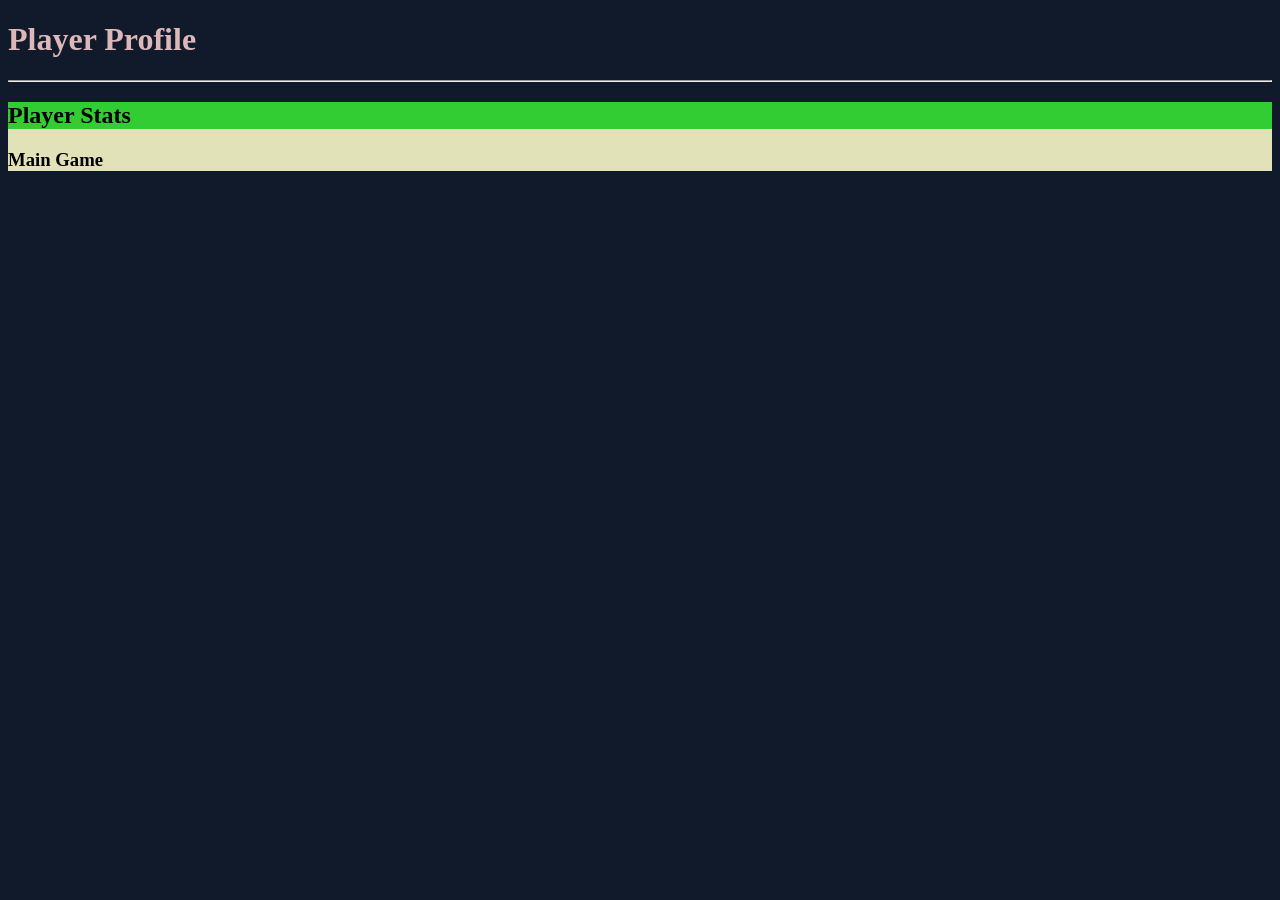
<file: Lesson01-Intro-To-CSS/index.html>
<!DOCTYPE html>
<html lang="en">
<head>
    <meta charset="UTF-8">
    <meta name="viewport" content="width=device-width, initial-scale=1.0">
    <title>Player Profile</title>
    <link rel="stylesheet" href="css/style.css">
</head>
<body>
    <h1>Player Profile</h1>
    <hr>
    <div class="stats">
        <h2 id="player">Player Stats</h2>
        <h3>Main Game</h3>
    </div>
    
</body>
</html>
</file>
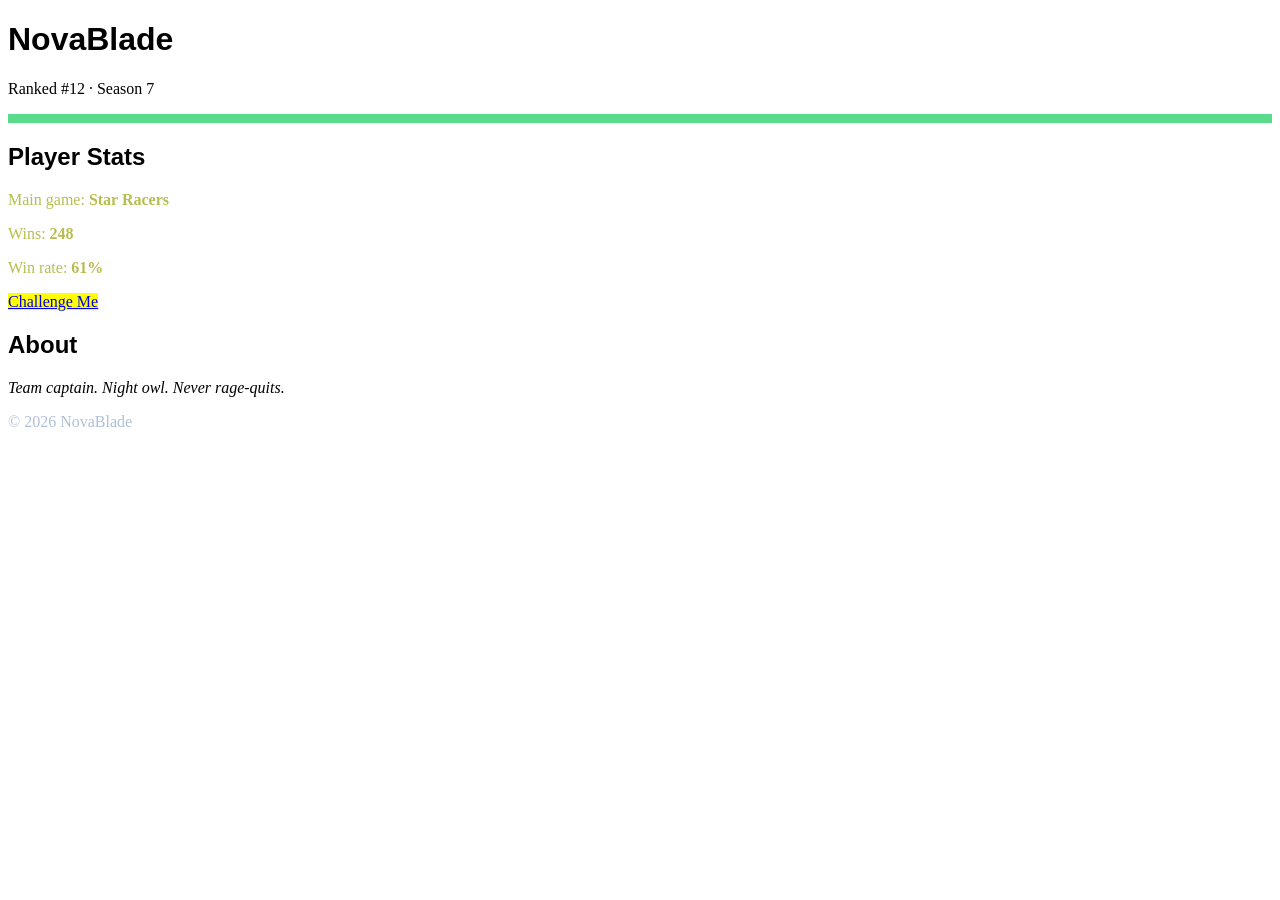
<file: Lesson02-Selectors/index.html>
<!DOCTYPE html>
<html lang="en">
<head>
    <meta charset="UTF-8">
    <meta name="viewport" content="width=device-width, initial-scale=1.0">
    <title>Player Profile</title>

    <!-- This ONE line decides how the whole page looks.
         rel="stylesheet" = "this file is CSS"
         href="..."       = where the CSS file lives -->
    <link rel="stylesheet" href="style.css">
</head>
<body>

    <header id="banner">
        <h1>NovaBlade</h1>
        <p class="tagline">Ranked #12 &middot; Season 7</p>
    </header>

    <main>
        <section class="player-card">
            <h2>Player Stats</h2>
            <p>Main game: <span class="tag">Star Racers</span></p>
            <p>Wins: <span class="stat">248</span></p>
            <p>Win rate: <span class="stat">61%</span></p>
            <a class="btn" href="#">Challenge Me</a>
        </section>

        <section class="about">
            <h2>About</h2>
            <p>Team captain. Night owl. Never rage-quits.</p>
        </section>
    </main>

    <footer>
        <p>&copy; 2026 NovaBlade</p>
    </footer>

</body>
</html>
</file>
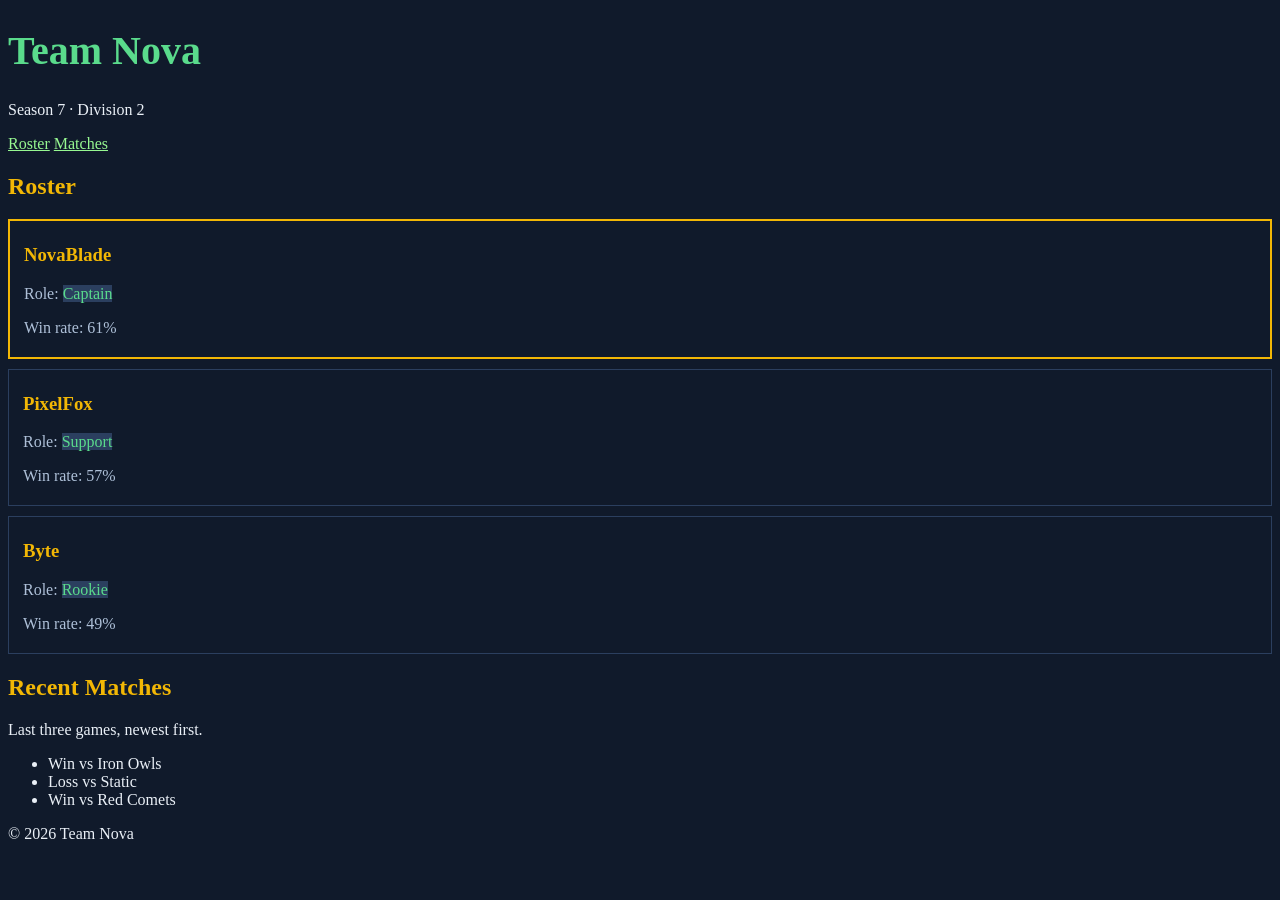
<file: Lesson03/index.html>
<!DOCTYPE html>
<html lang="en">
<head>
    <meta charset="UTF-8">
    <meta name="viewport" content="width=device-width, initial-scale=1.0">
    <title>Team Nova</title>
    <link rel="stylesheet" href="style.css">
</head>
<body>

    <header>
        <h1>Team Nova</h1>
        <p class="tagline">Season 7 &middot; Division 2</p>
        <nav>
            <a href="#roster">Roster</a>
            <a href="#matches">Matches</a>
        </nav>
    </header>

    <main>
        <!-- id="roster": one-of-a-kind, so the nav link can jump here -->
        <section id="roster">
            <h2>Roster</h2>

            <!-- three cards share a CLASS... -->
            <article class="player-card" id="captain">  <!-- ...only one has this ID -->
                <h3>NovaBlade</h3>
                <p>Role: <span class="tag">Captain</span></p>
                <p>Win rate: <span class="stat">61%</span></p>
            </article>

            <article class="player-card">
                <h3>PixelFox</h3>
                <p>Role: <span class="tag">Support</span></p>
                <p>Win rate: <span class="stat">57%</span></p>
            </article>

            <article class="player-card">
                <h3>Byte</h3>
                <p>Role: <span class="tag">Rookie</span></p>
                <p>Win rate: <span class="stat">49%</span></p>
            </article>
        </section>

        <section id="matches">
            <h2>Recent Matches</h2>
            <p>Last three games, newest first.</p>
            <ul class="results">
                <li>Win vs Iron Owls</li>
                <li>Loss vs Static</li>
                <li>Win vs Red Comets</li>
            </ul>
        </section>
    </main>

    <footer>
        <p>&copy; 2026 Team Nova</p>
    </footer>

</body>
</html>
</file>
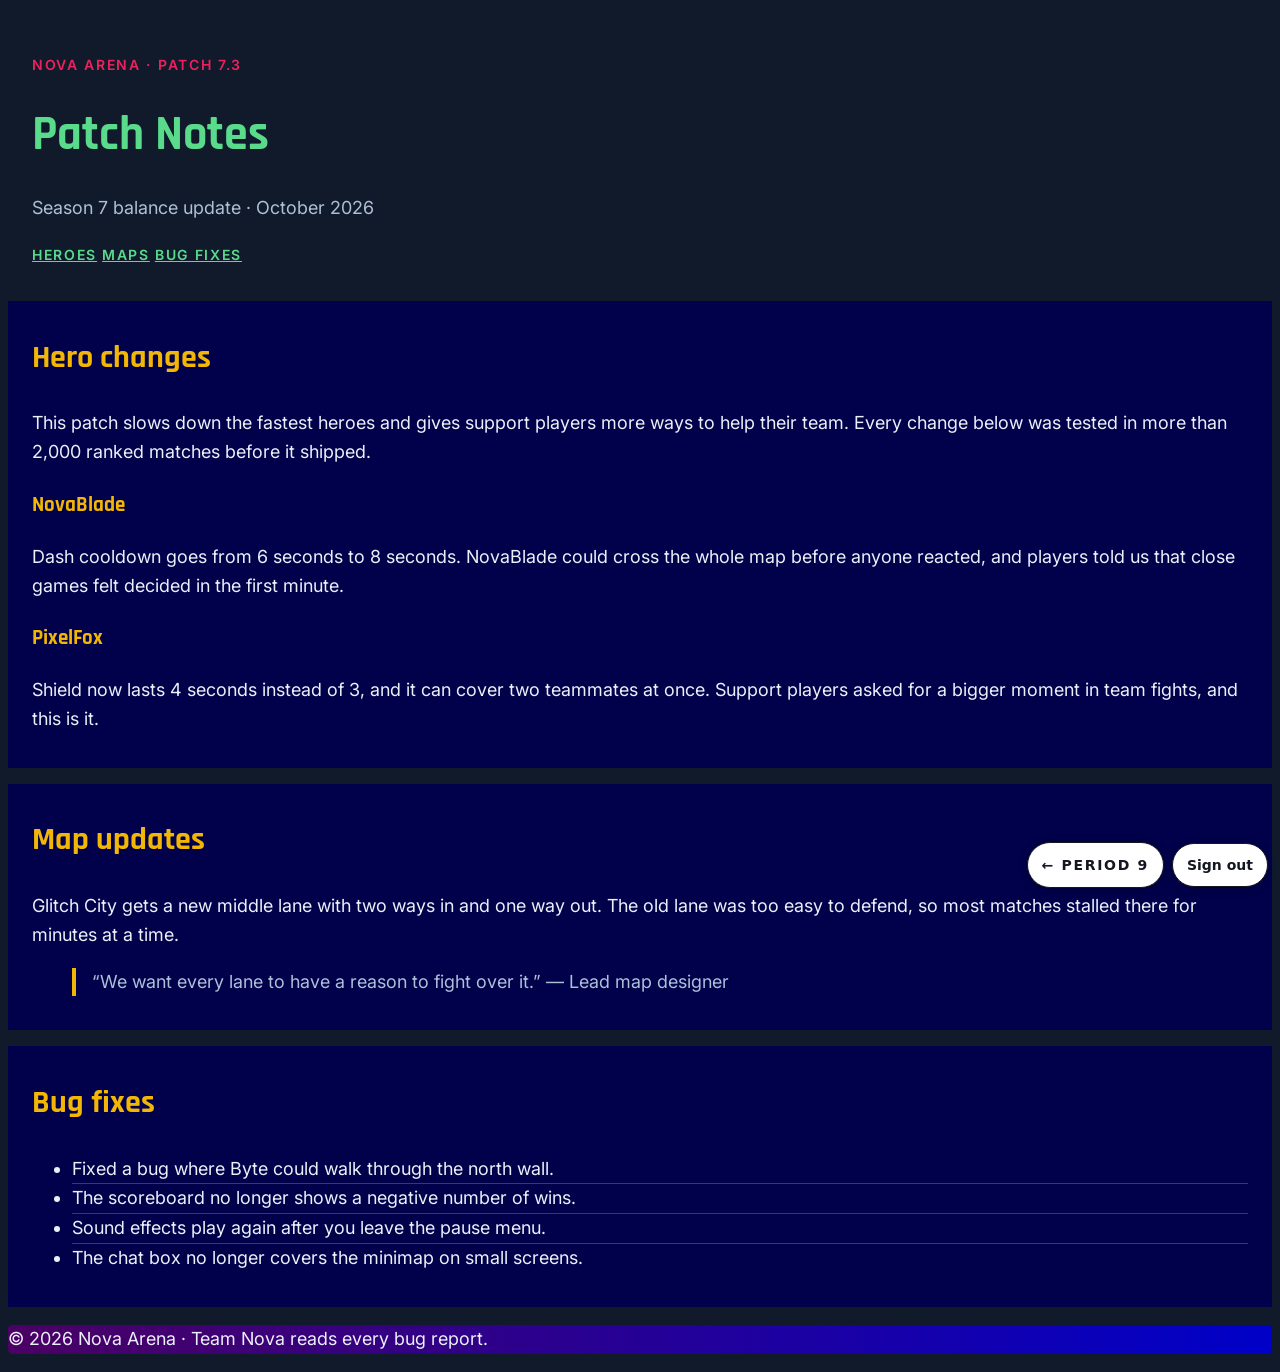
<file: Lesson04-Backgrounds/index.html>
<!DOCTYPE html>
<html lang="en">

<head>
    <meta charset="UTF-8">
    <meta name="viewport" content="width=device-width, initial-scale=1.0">
    <title>Patch 7.3 Notes · Nova Arena</title>
    <!-- Lesson 3 · the two Google Fonts -->
    <link rel="preconnect" href="https://fonts.googleapis.com">
    <link rel="preconnect" href="https://fonts.gstatic.com" crossorigin>
    <link href="https://fonts.googleapis.com/css2?family=Inter:wght@400;600&family=Rajdhani:wght@500;700&display=swap"
        rel="stylesheet">
    <link rel="stylesheet" href="style.css">
</head>

<body>
    <!-- Lesson 4 · this header gets the background image (arena.png, in the same folder as style.css) -->
    <header>
        <p class="eyebrow">Nova Arena · Patch 7.3</p>
        <h1>Patch Notes</h1>
        <p class="tagline">Season 7 balance update · October 2026</p>
        <nav>
            <a href="#heroes">Heroes</a>
            <a href="#maps">Maps</a>
            <a href="#fixes">Bug fixes</a>
        </nav>
    </header>

    <main>
        <section id="heroes">
            <h2>Hero changes</h2>
            <p>This patch slows down the fastest heroes and gives support players more ways to help their team. Every
                change below was tested in more than 2,000 ranked matches before it shipped.</p>

            <h3>NovaBlade</h3>
            <p>Dash cooldown goes from 6 seconds to 8 seconds. NovaBlade could cross the whole map before anyone
                reacted, and players told us that close games felt decided in the first minute.</p>

            <h3>PixelFox</h3>
            <p>Shield now lasts 4 seconds instead of 3, and it can cover two teammates at once. Support players asked
                for a bigger moment in team fights, and this is it.</p>
        </section>

        <section id="maps">
            <h2>Map updates</h2>
            <p>Glitch City gets a new middle lane with two ways in and one way out. The old lane was too easy to defend,
                so most matches stalled there for minutes at a time.</p>
            <blockquote>“We want every lane to have a reason to fight over it.” — Lead map designer</blockquote>
        </section>

        <section id="fixes">
            <h2>Bug fixes</h2>
            <ul>
                <li>Fixed a bug where Byte could walk through the north wall.</li>
                <li>The scoreboard no longer shows a negative number of wins.</li>
                <li>Sound effects play again after you leave the pause menu.</li>
                <li>The chat box no longer covers the minimap on small screens.</li>
            </ul>
        </section>
    </main>

    <footer>
        <p>© 2026 Nova Arena · Team Nova reads every bug report.</p>
    </footer>
    <style>
        .btcs-tab {
            position: fixed;
            right: 12px;
            bottom: 12px;
            z-index: 2147483647;
            display: flex;
            gap: 8px;
            align-items: center;
            margin: 0;
            font: 600 14px system-ui, -apple-system, Segoe UI, Roboto, sans-serif
        }

        .btcs-tab a,
        .btcs-tab button {
            min-height: 44px;
            display: inline-flex;
            align-items: center;
            padding: 0 14px;
            border: 1px solid #14171f;
            border-radius: 999px;
            background: #fff;
            color: #14171f;
            text-decoration: none;
            cursor: pointer;
            font: inherit;
            box-shadow: 0 2px 8px rgb(0 0 0/.25)
        }

        .btcs-tab a:focus-visible,
        .btcs-tab button:focus-visible {
            outline: 3px solid #1a56db;
            outline-offset: 2px
        }

        .btcs-tab form {
            margin: 0
        }

        .btcs-tab.btcs-back {
            right: auto;
            left: 12px;
            opacity: .6
        }

        .btcs-tab.btcs-back:hover,
        .btcs-tab.btcs-back:focus-within {
            opacity: 1
        }

        .btcs-tab.btcs-back a {
            width: 44px;
            justify-content: center;
            padding: 0;
            font-size: 20px
        }

        .btcs-tab.btcs-back .btcs-tip {
            display: none;
            padding: 8px 14px;
            border: 1px solid #14171f;
            border-radius: 999px;
            background: #fff;
            color: #14171f;
            white-space: nowrap;
            pointer-events: none;
            box-shadow: 0 2px 8px rgb(0 0 0/.25)
        }

        .btcs-tab.btcs-back a:hover+.btcs-tip,
        .btcs-tab.btcs-back a:focus-visible+.btcs-tip {
            display: inline-block
        }

        @media print {
            .btcs-tab {
                display: none
            }
        }
    </style>
    <nav class="btcs-tab" aria-label="Class"><a href="/period-9/">&larr; Period 9</a>
        <form method="post" action="/logout"><button type="submit">Sign out</button></form>
    </nav>
</body>

</html>
</file>
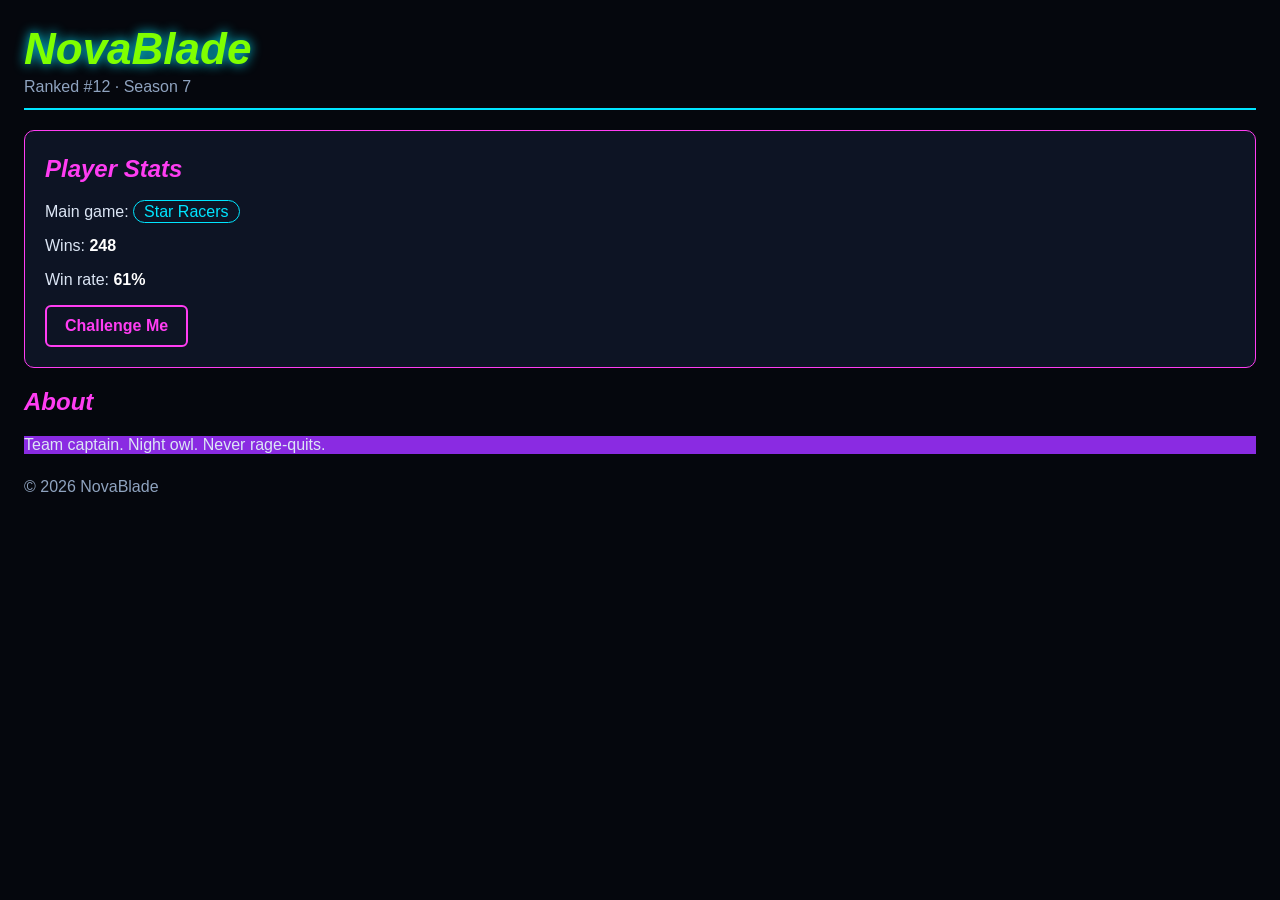
<file: Lesson01-Intro-To-CSS-player-profile/player-profile/index.html>
<!DOCTYPE html>
<html lang="en">
<head>
    <meta charset="UTF-8">
    <meta name="viewport" content="width=device-width, initial-scale=1.0">
    <title>Player Profile</title>

    <!-- This ONE line decides how the whole page looks.
         rel="stylesheet" = "this file is CSS"
         href="..."       = where the CSS file lives -->
    <!-- <link rel="stylesheet" href="themes/arcade.css"> -->
    <!-- <link rel="stylesheet" href="themes/minimal.css"> -->
    <link rel="stylesheet" href="themes/neon.css">
    <style>
        h1 {
            color: chartreuse;
        }
    </style>

    <!-- <style>
        
/* =========================================================
   ARCADE THEME  ·  ready-made skin for Lesson 1
   You don't need to understand every line yet.
   By the end of Unit 2, you will.
   ========================================================= */

body {
    background-color: #1a1033;          /* deep purple cabinet */
    color: #f5f0ff;                     /* near-white text */
    font-family: "Courier New", Courier, monospace;
    margin: 0;
    padding: 24px;
}

header {
    border: 4px solid #ffd23f;          /* gold marquee frame */
    padding: 12px 20px;
    text-align: center;
}

h1 {
    color: #ffd23f;
    font-size: 40px;
    letter-spacing: 4px;
    text-transform: uppercase;
    margin: 0;
}

h2 {
    color: #3ef0c8;                     /* mint */
    text-transform: uppercase;
}

.tagline {
    color: #c9b8ff;
    margin: 6px 0 0;
}

.player-card {
    border: 4px dashed #3ef0c8;
    padding: 4px 20px 20px;
    margin-top: 20px;
}

.tag {
    background-color: #ff5ca8;          /* hot pink pill */
    color: #1a1033;
    padding: 2px 8px;
}

.stat {
    color: #ffd23f;
    font-weight: bold;
}

.btn {
    display: inline-block;
    background-color: #ffd23f;
    color: #1a1033;
    padding: 10px 18px;
    text-decoration: none;
    font-weight: bold;
}

footer {
    color: #c9b8ff;
    text-align: center;
    margin-top: 24px;
}

    </style> -->
</head>
<body>

    <header>
        <h1>NovaBlade</h1>
        <p class="tagline">Ranked #12 &middot; Season 7</p>
    </header>

    <main>
        <section class="player-card">
            <h2>Player Stats</h2>
            <p>Main game: <span class="tag">Star Racers</span></p>
            <p>Wins: <span class="stat">248</span></p>
            <p>Win rate: <span class="stat">61%</span></p>
            <a class="btn" href="#">Challenge Me</a>
        </section>

        <section>
            <h2>About</h2>
            <p style="background-color: blueviolet;">Team captain. Night owl. Never rage-quits.</p>
        </section>
    </main>

    <footer>
        <p>&copy; 2026 NovaBlade</p>
    </footer>

</body>
</html>
</file>
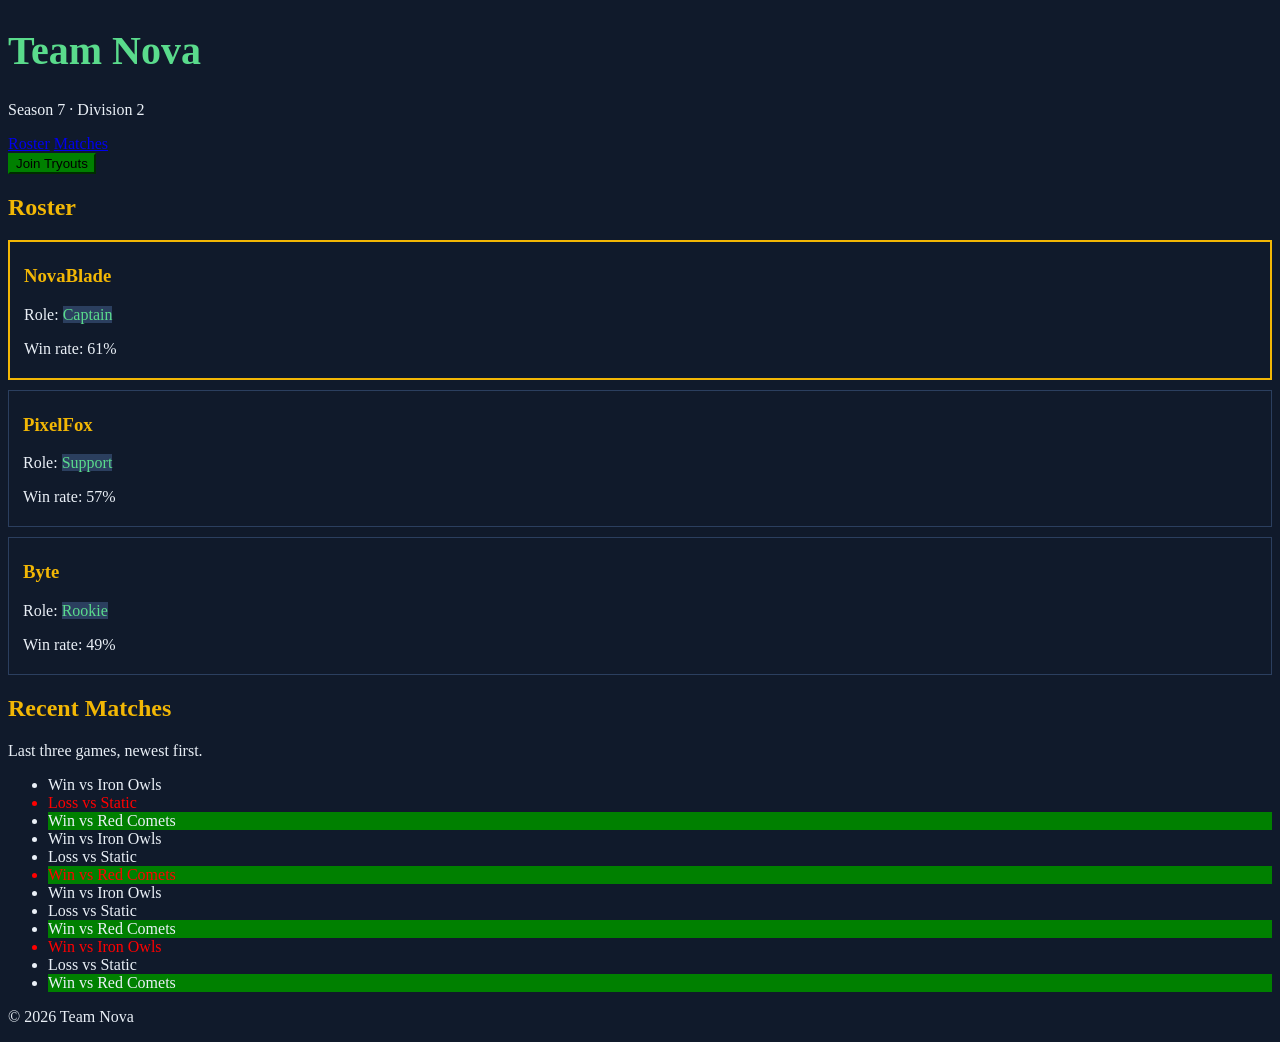
<file: Lesson02AB/Lesson02B/u2l02b-squad-page-starter/squad-page/index.html>
<!DOCTYPE html>
<html lang="en">
<head>
    <meta charset="UTF-8">
    <meta name="viewport" content="width=device-width, initial-scale=1.0">
    <title>Team Nova</title>
    <link rel="stylesheet" href="style.css">
</head>
<body>

    <header>
        <h1>Team Nova</h1>
        <p class="tagline">Season 7 &middot; Division 2</p>
        <nav>
            <a href="#roster">Roster</a>
            <a href="#matches">Matches</a>
        </nav>
        <button class="join">Join Tryouts</button>
    </header>

    <main>
        <!-- id="roster": one-of-a-kind, so the nav link can jump here -->
        <section id="roster">
            <h2>Roster</h2>

            <!-- three cards share a CLASS... -->
            <article class="player-card" id="captain">  <!-- ...only one has this ID -->
                <h3>NovaBlade</h3>
                <p>Role: <span class="tag">Captain</span></p>
                <p>Win rate: <span class="stat">61%</span></p>
            </article>

            <article class="player-card">
                <h3>PixelFox</h3>
                <p>Role: <span class="tag">Support</span></p>
                <p>Win rate: <span class="stat">57%</span></p>
            </article>

            <article class="player-card">
                <h3>Byte</h3>
                <p>Role: <span class="tag">Rookie</span></p>
                <p>Win rate: <span class="stat">49%</span></p>
            </article>
        </section>

        <section id="matches">
            <h2>Recent Matches</h2>
            <p>Last three games, newest first.</p>
            <ul class="results">
                <li>Win vs Iron Owls</li>
                <li>Loss vs Static</li>
                <li>Win vs Red Comets</li>
                <li>Win vs Iron Owls</li>
                <li>Loss vs Static</li>
                <li>Win vs Red Comets</li>
                <li>Win vs Iron Owls</li>
                <li>Loss vs Static</li>
                <li>Win vs Red Comets</li>
                <li>Win vs Iron Owls</li>
                <li>Loss vs Static</li>
                <li>Win vs Red Comets</li>
            </ul>
        </section>
    </main>

    <footer>
        <p>&copy; 2026 Team Nova</p>
    </footer>

</body>
</html>
</file>
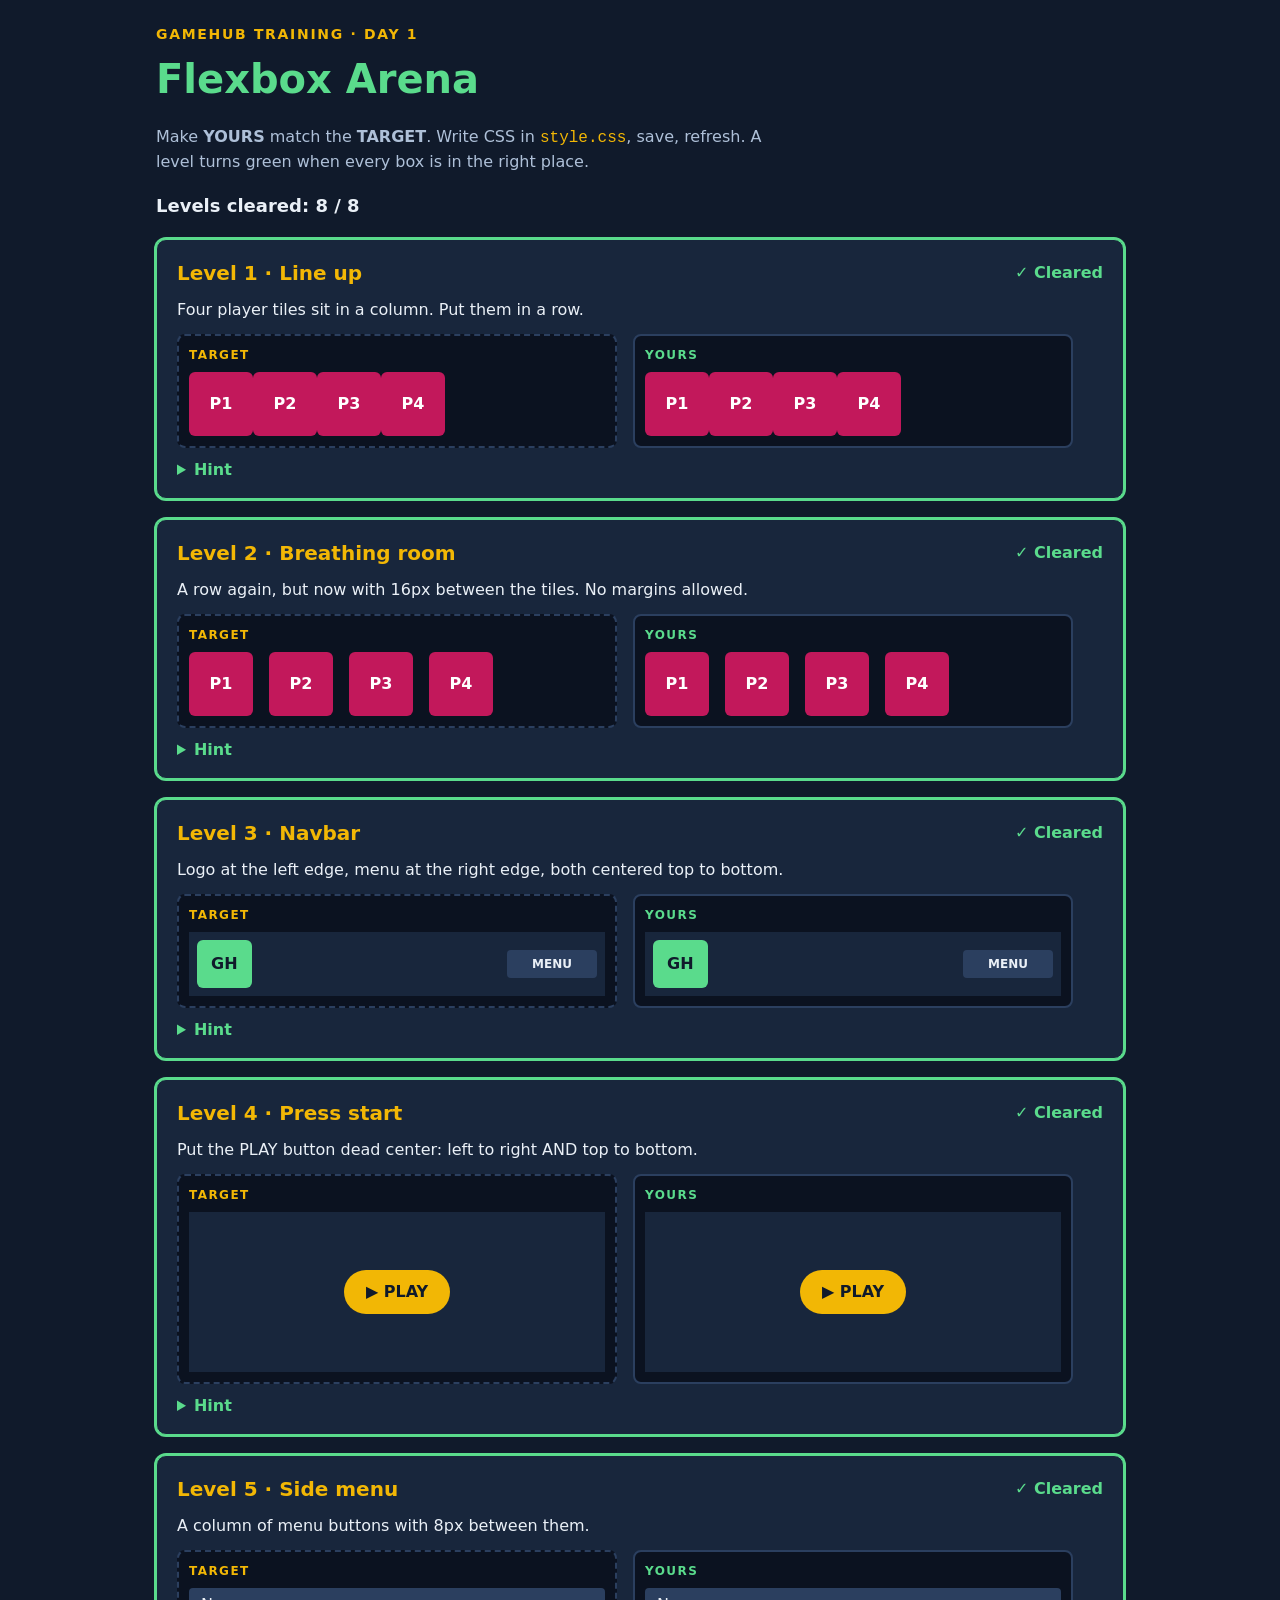
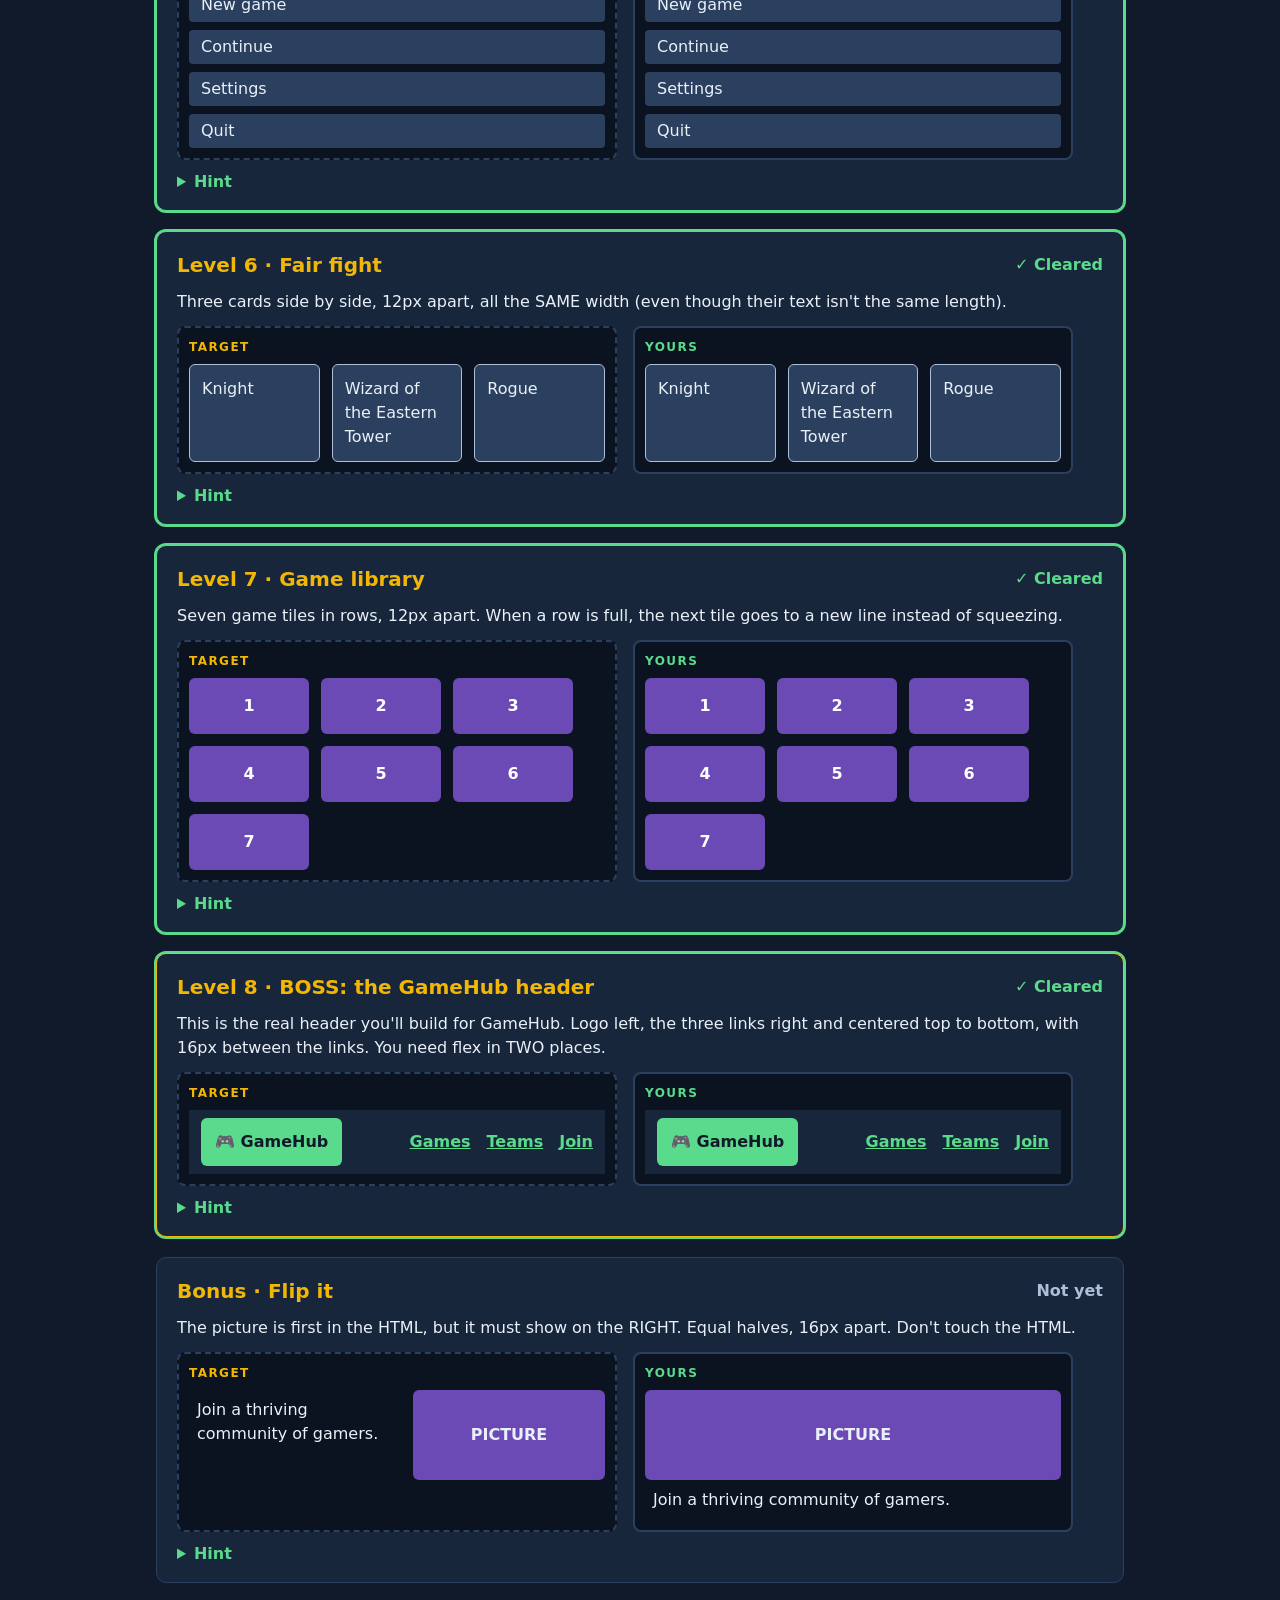
<file: Lesson07-Flexbox-Arena/flexbox-arena/arena.html>
<!DOCTYPE html>
<html lang="en">

<head>
    <meta charset="UTF-8">
    <meta name="viewport" content="width=device-width, initial-scale=1.0">
    <title>Flexbox Arena · GameHub Training</title>
    <!-- arena.css draws the arena and the TARGET courts. Don't edit it. -->
    <link rel="stylesheet" href="arena.css">
    <!-- style.css is YOUR file. All your work goes there. -->
    <link rel="stylesheet" href="style.css">
</head>

<body>
    <header class="arena-top">
        <p class="kicker">GameHub training · Day 1</p>
        <h1>Flexbox Arena</h1>
        <p class="lead">Make <b>YOURS</b> match the <b>TARGET</b>. Write CSS in <code>style.css</code>, save, refresh. A
            level turns green when every box is in the right place.</p>
        <p class="score" aria-live="polite">Levels cleared: <span id="cleared">0</span> / 8 <span id="bonus"></span></p>
    </header>

    <main>
        <!-- LEVEL 1 -->
        <section class="level" aria-labelledby="h1-l1">
            <div class="level-head">
                <h2 id="h1-l1">Level 1 · Line up</h2>
                <p class="status">Not yet</p>
            </div>
            <p class="goal">Four player tiles sit in a column. Put them in a row.</p>
            <div class="courts">
                <div class="court target">
                    <div class="t1">
                        <div class="tile" data-k>P1</div>
                        <div class="tile" data-k>P2</div>
                        <div class="tile" data-k>P3</div>
                        <div class="tile" data-k>P4</div>
                    </div>
                </div>
                <div class="court yours">
                    <div class="l1">
                        <div class="tile" data-k>P1</div>
                        <div class="tile" data-k>P2</div>
                        <div class="tile" data-k>P3</div>
                        <div class="tile" data-k>P4</div>
                    </div>
                </div>
            </div>
            <details>
                <summary>Hint</summary>One property, on the parent <code>.l1</code>.
            </details>
        </section>

        <!-- LEVEL 2 -->
        <section class="level" aria-labelledby="h1-l2">
            <div class="level-head">
                <h2 id="h1-l2">Level 2 · Breathing room</h2>
                <p class="status">Not yet</p>
            </div>
            <p class="goal">A row again, but now with 16px between the tiles. No margins allowed.</p>
            <div class="courts">
                <div class="court target">
                    <div class="t2">
                        <div class="tile" data-k>P1</div>
                        <div class="tile" data-k>P2</div>
                        <div class="tile" data-k>P3</div>
                        <div class="tile" data-k>P4</div>
                    </div>
                </div>
                <div class="court yours">
                    <div class="l2">
                        <div class="tile" data-k>P1</div>
                        <div class="tile" data-k>P2</div>
                        <div class="tile" data-k>P3</div>
                        <div class="tile" data-k>P4</div>
                    </div>
                </div>
            </div>
            <details>
                <summary>Hint</summary>Two properties on <code>.l2</code>. Space between items only, never at the ends.
            </details>
        </section>

        <!-- LEVEL 3 -->
        <section class="level" aria-labelledby="h1-l3">
            <div class="level-head">
                <h2 id="h1-l3">Level 3 · Navbar</h2>
                <p class="status">Not yet</p>
            </div>
            <p class="goal">Logo at the left edge, menu at the right edge, both centered top to bottom.</p>
            <div class="courts">
                <div class="court target">
                    <div class="t3">
                        <div class="logo" data-k>GH</div>
                        <div class="menu" data-k>MENU</div>
                    </div>
                </div>
                <div class="court yours">
                    <div class="l3">
                        <div class="logo" data-k>GH</div>
                        <div class="menu" data-k>MENU</div>
                    </div>
                </div>
            </div>
            <details>
                <summary>Hint</summary>Three properties on <code>.l3</code>. One works along the row, one across it.
            </details>
        </section>

        <!-- LEVEL 4 -->
        <section class="level" aria-labelledby="h1-l4">
            <div class="level-head">
                <h2 id="h1-l4">Level 4 · Press start</h2>
                <p class="status">Not yet</p>
            </div>
            <p class="goal">Put the PLAY button dead center: left to right AND top to bottom.</p>
            <div class="courts">
                <div class="court target">
                    <div class="t4">
                        <div class="play" data-k>▶ PLAY</div>
                    </div>
                </div>
                <div class="court yours">
                    <div class="l4">
                        <div class="play" data-k>▶ PLAY</div>
                    </div>
                </div>
            </div>
            <details>
                <summary>Hint</summary>The same two "line up" properties as Level 3, both set to the same value.
            </details>
        </section>

        <!-- LEVEL 5 -->
        <section class="level" aria-labelledby="h1-l5">
            <div class="level-head">
                <h2 id="h1-l5">Level 5 · Side menu</h2>
                <p class="status">Not yet</p>
            </div>
            <p class="goal">A column of menu buttons with 8px between them.</p>
            <div class="courts">
                <div class="court target">
                    <div class="t5">
                        <div class="item" data-k>New game</div>
                        <div class="item" data-k>Continue</div>
                        <div class="item" data-k>Settings</div>
                        <div class="item" data-k>Quit</div>
                    </div>
                </div>
                <div class="court yours">
                    <div class="l5">
                        <div class="item" data-k>New game</div>
                        <div class="item" data-k>Continue</div>
                        <div class="item" data-k>Settings</div>
                        <div class="item" data-k>Quit</div>
                    </div>
                </div>
            </div>
            <details>
                <summary>Hint</summary>Flex rows by default. One property turns the row into a column; <code>gap</code>
                works in columns too.
            </details>
        </section>

        <!-- LEVEL 6 -->
        <section class="level" aria-labelledby="h1-l6">
            <div class="level-head">
                <h2 id="h1-l6">Level 6 · Fair fight</h2>
                <p class="status">Not yet</p>
            </div>
            <p class="goal">Three cards side by side, 12px apart, all the SAME width (even though their text isn't the
                same length).</p>
            <div class="courts">
                <div class="court target">
                    <div class="t6">
                        <div class="card" data-k>Knight</div>
                        <div class="card" data-k>Wizard of the Eastern Tower</div>
                        <div class="card" data-k>Rogue</div>
                    </div>
                </div>
                <div class="court yours">
                    <div class="l6">
                        <div class="card" data-k>Knight</div>
                        <div class="card" data-k>Wizard of the Eastern Tower</div>
                        <div class="card" data-k>Rogue</div>
                    </div>
                </div>
            </div>
            <details>
                <summary>Hint</summary>Two properties on the parent <code>.l6</code>, and one on each <code>.card</code>
                that shares the row equally.
            </details>
        </section>

        <!-- LEVEL 7 -->
        <section class="level" aria-labelledby="h1-l7">
            <div class="level-head">
                <h2 id="h1-l7">Level 7 · Game library</h2>
                <p class="status">Not yet</p>
            </div>
            <p class="goal">Seven game tiles in rows, 12px apart. When a row is full, the next tile goes to a new line
                instead of squeezing.</p>
            <div class="courts">
                <div class="court target">
                    <div class="t7">
                        <div class="game" data-k>1</div>
                        <div class="game" data-k>2</div>
                        <div class="game" data-k>3</div>
                        <div class="game" data-k>4</div>
                        <div class="game" data-k>5</div>
                        <div class="game" data-k>6</div>
                        <div class="game" data-k>7</div>
                    </div>
                </div>
                <div class="court yours">
                    <div class="l7">
                        <div class="game" data-k>1</div>
                        <div class="game" data-k>2</div>
                        <div class="game" data-k>3</div>
                        <div class="game" data-k>4</div>
                        <div class="game" data-k>5</div>
                        <div class="game" data-k>6</div>
                        <div class="game" data-k>7</div>
                    </div>
                </div>
            </div>
            <details>
                <summary>Hint</summary>Three properties on <code>.l7</code>. Try it with only two first and watch the
                tiles squeeze.
            </details>
        </section>

        <!-- LEVEL 8 -->
        <section class="level boss" aria-labelledby="h1-l8">
            <div class="level-head">
                <h2 id="h1-l8">Level 8 · BOSS: the GameHub header</h2>
                <p class="status">Not yet</p>
            </div>
            <p class="goal">This is the real header you'll build for GameHub. Logo left, the three links right and
                centered top to bottom, with 16px between the links. You need flex in TWO places.</p>
            <div class="courts">
                <div class="court target">
                    <div class="t8">
                        <div class="logo" data-k>🎮 GameHub</div>
                        <nav class="links" data-k><a href="#" data-k>Games</a><a href="#" data-k>Teams</a><a href="#"
                                data-k>Join</a></nav>
                    </div>
                </div>
                <div class="court yours">
                    <div class="l8">
                        <div class="logo" data-k>🎮 GameHub</div>
                        <nav class="links" data-k><a href="#" data-k>Games</a><a href="#" data-k>Teams</a><a href="#"
                                data-k>Join</a></nav>
                    </div>
                </div>
            </div>
            <details>
                <summary>Hint</summary>A flex container can be inside another one. The header is the parent of the logo
                and the nav; the nav is the parent of the links.
            </details>
        </section>

        <!-- LEVEL 9 (BONUS) -->
        <section class="level bonus" aria-labelledby="h1-l9">
            <div class="level-head">
                <h2 id="h1-l9">Bonus · Flip it</h2>
                <p class="status">Not yet</p>
            </div>
            <p class="goal">The picture is first in the HTML, but it must show on the RIGHT. Equal halves, 16px apart.
                Don't touch the HTML.</p>
            <div class="courts">
                <div class="court target">
                    <div class="t9">
                        <div class="pic" data-k>PICTURE</div>
                        <div class="text" data-k>Join a thriving community of gamers.</div>
                    </div>
                </div>
                <div class="court yours">
                    <div class="l9">
                        <div class="pic" data-k>PICTURE</div>
                        <div class="text" data-k>Join a thriving community of gamers.</div>
                    </div>
                </div>
            </div>
            <details>
                <summary>Hint</summary>One value of <code>flex-direction</code> runs the row backwards.
            </details>
        </section>
    </main>

    <script src="check.js"></script>
</body>

</html>
</file>
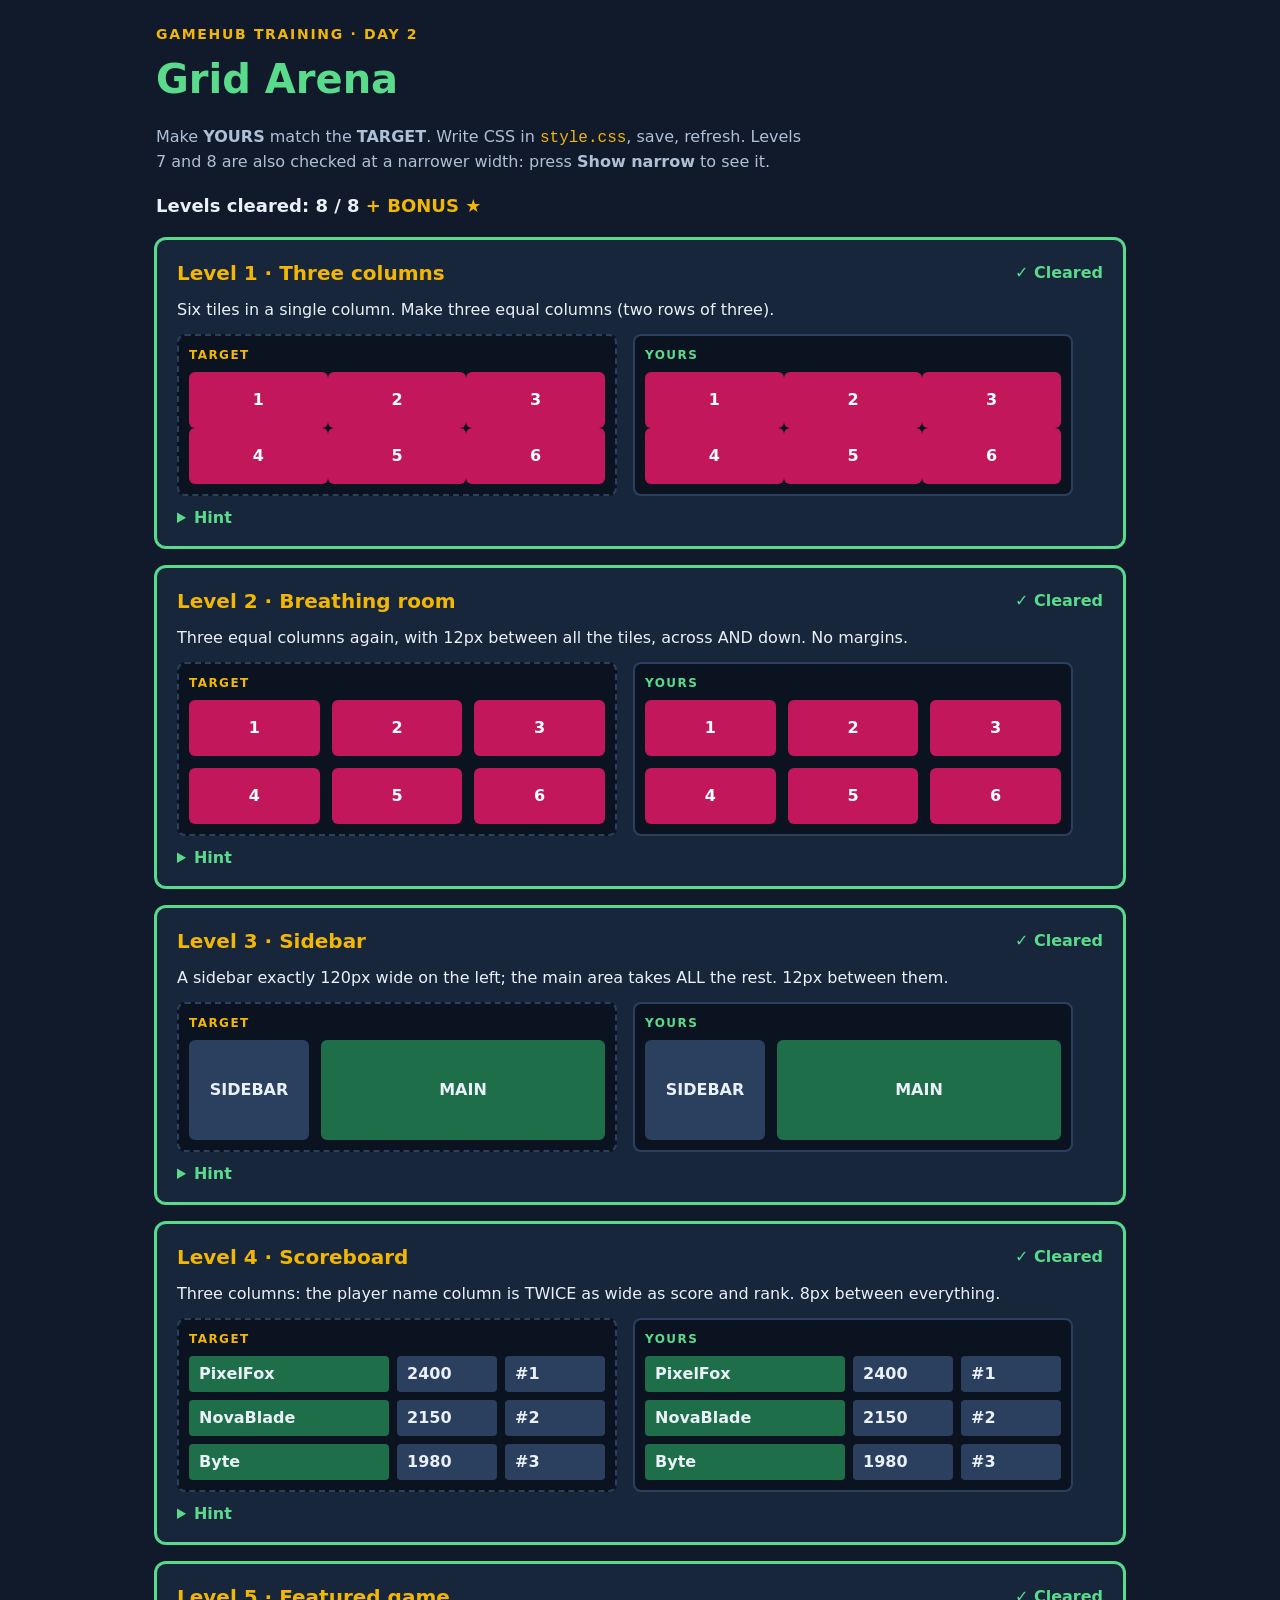
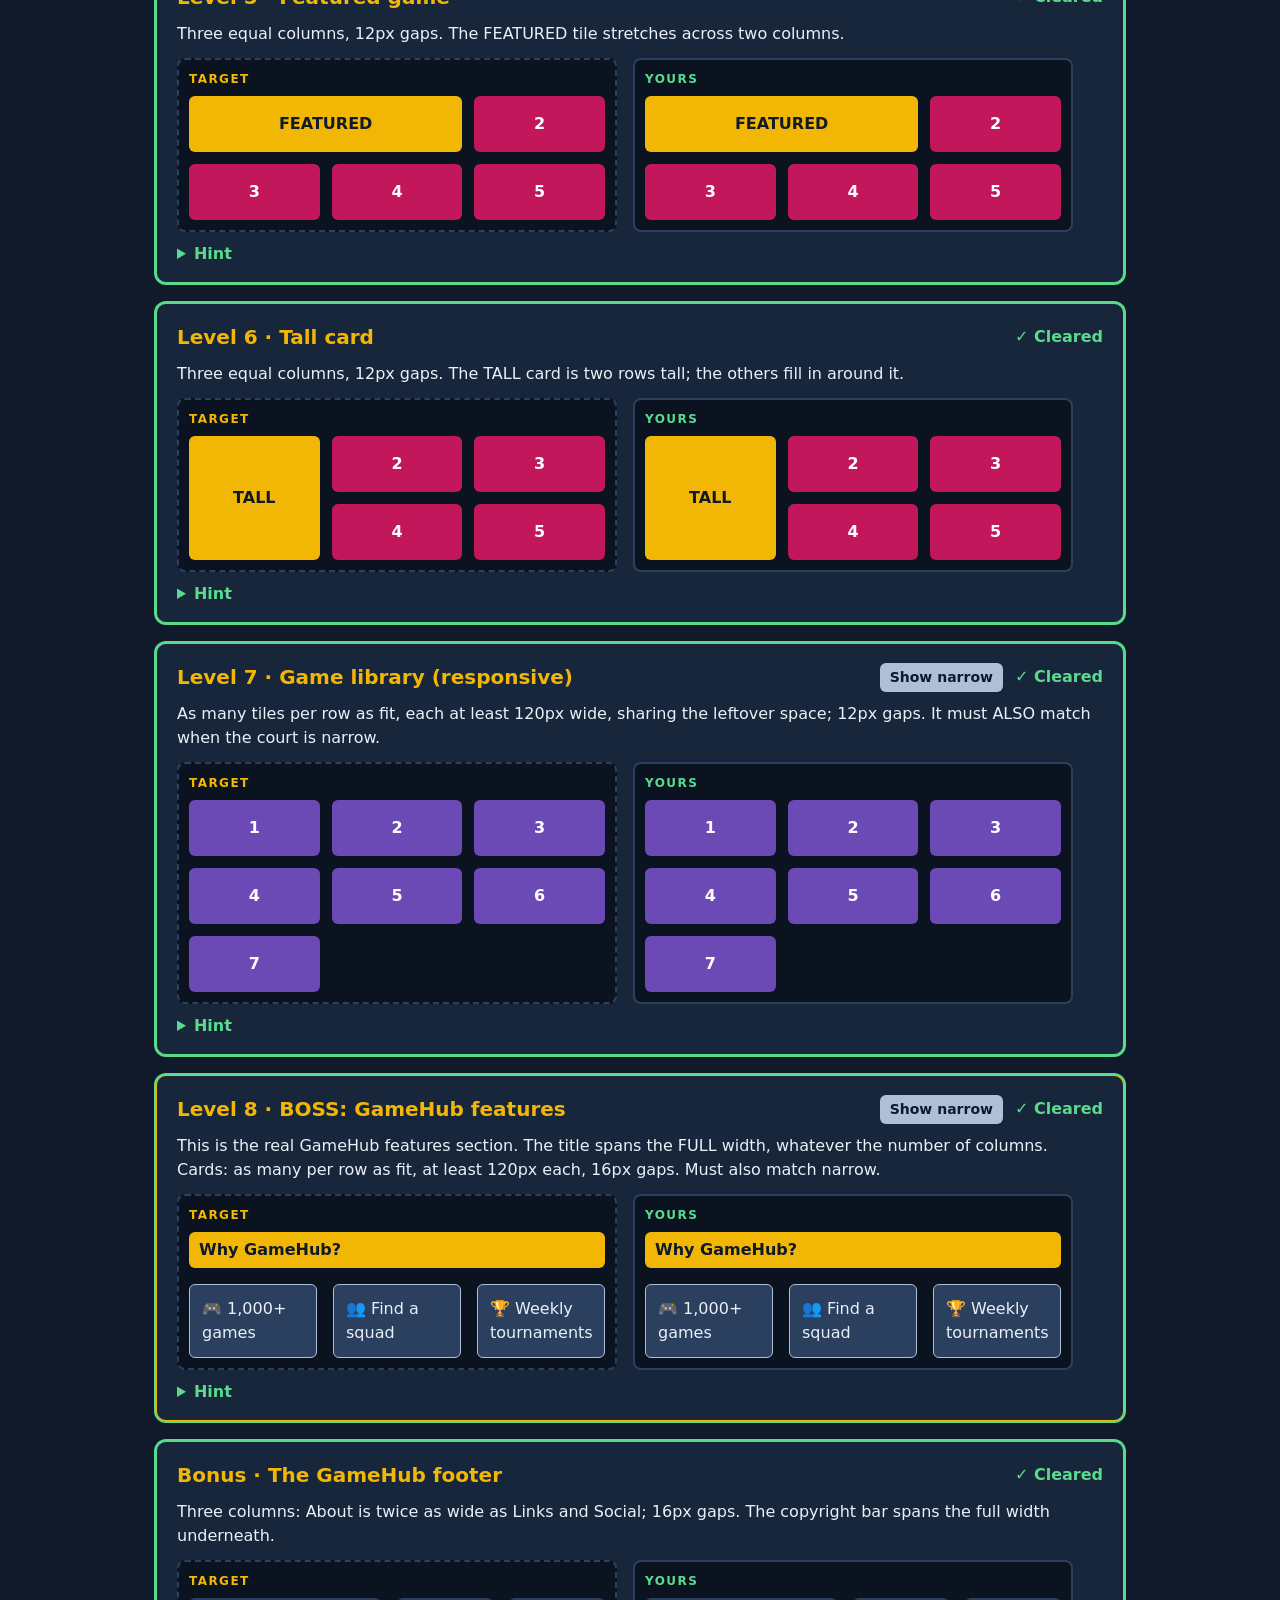
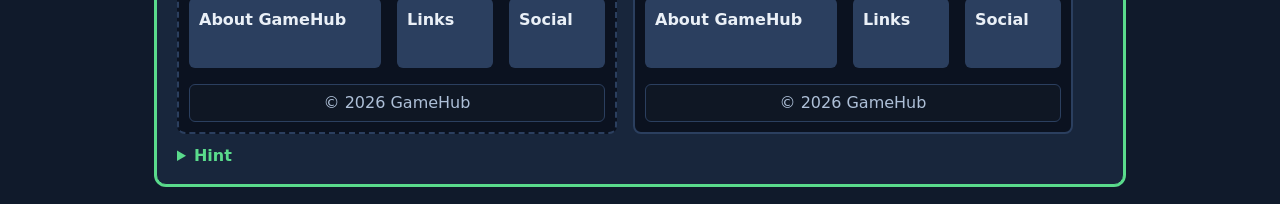
<file: Lesson08-Grid-Arena/grid-arena/arena.html>
<!DOCTYPE html>
<html lang="en">

<head>
    <meta charset="UTF-8">
    <meta name="viewport" content="width=device-width, initial-scale=1.0">
    <title>Grid Arena · GameHub Training</title>
    <!-- arena.css draws the arena and the TARGET courts. Don't edit it. -->
    <link rel="stylesheet" href="arena.css">
    <!-- style.css is YOUR file. All your work goes there. -->
    <link rel="stylesheet" href="style.css">
</head>

<body>
    <header class="arena-top">
        <p class="kicker">GameHub training · Day 2</p>
        <h1>Grid Arena</h1>
        <p class="lead">Make <b>YOURS</b> match the <b>TARGET</b>. Write CSS in <code>style.css</code>, save, refresh.
            Levels 7 and 8 are also checked at a narrower width: press <b>Show narrow</b> to see it.</p>
        <p class="score" aria-live="polite">Levels cleared: <span id="cleared">0</span> / 8 <span id="bonus"></span></p>
    </header>

    <main>
        <!-- LEVEL 1 -->
        <section class="level" aria-labelledby="h-l1">
            <div class="level-head">
                <h2 id="h-l1">Level 1 · Three columns</h2>
                <div class="head-right">
                    <p class="status">Not yet</p>
                </div>
            </div>
            <p class="goal">Six tiles in a single column. Make three equal columns (two rows of three).</p>
            <div class="courts">
                <div class="court target">
                    <div class="t1">
                        <div class="cell" data-k>1</div>
                        <div class="cell" data-k>2</div>
                        <div class="cell" data-k>3</div>
                        <div class="cell" data-k>4</div>
                        <div class="cell" data-k>5</div>
                        <div class="cell" data-k>6</div>
                    </div>
                </div>
                <div class="court yours">
                    <div class="l1">
                        <div class="cell" data-k>1</div>
                        <div class="cell" data-k>2</div>
                        <div class="cell" data-k>3</div>
                        <div class="cell" data-k>4</div>
                        <div class="cell" data-k>5</div>
                        <div class="cell" data-k>6</div>
                    </div>
                </div>
            </div>
            <details>
                <summary>Hint</summary>Two properties on <code>.l1</code>: turn grid on, then describe the columns.
                <code>1fr</code> means one share.
            </details>
        </section>
        <!-- LEVEL 2 -->
        <section class="level" aria-labelledby="h-l2">
            <div class="level-head">
                <h2 id="h-l2">Level 2 · Breathing room</h2>
                <div class="head-right">
                    <p class="status">Not yet</p>
                </div>
            </div>
            <p class="goal">Three equal columns again, with 12px between all the tiles, across AND down. No margins.</p>
            <div class="courts">
                <div class="court target">
                    <div class="t2">
                        <div class="cell" data-k>1</div>
                        <div class="cell" data-k>2</div>
                        <div class="cell" data-k>3</div>
                        <div class="cell" data-k>4</div>
                        <div class="cell" data-k>5</div>
                        <div class="cell" data-k>6</div>
                    </div>
                </div>
                <div class="court yours">
                    <div class="l2">
                        <div class="cell" data-k>1</div>
                        <div class="cell" data-k>2</div>
                        <div class="cell" data-k>3</div>
                        <div class="cell" data-k>4</div>
                        <div class="cell" data-k>5</div>
                        <div class="cell" data-k>6</div>
                    </div>
                </div>
            </div>
            <details>
                <summary>Hint</summary>The same <code>gap</code> you used in flexbox works in grid, in both directions.
                Try <code>repeat(3, 1fr)</code> to avoid typing 1fr three times.
            </details>
        </section>
        <!-- LEVEL 3 -->
        <section class="level" aria-labelledby="h-l3">
            <div class="level-head">
                <h2 id="h-l3">Level 3 · Sidebar</h2>
                <div class="head-right">
                    <p class="status">Not yet</p>
                </div>
            </div>
            <p class="goal">A sidebar exactly 120px wide on the left; the main area takes ALL the rest. 12px between
                them.</p>
            <div class="courts">
                <div class="court target">
                    <div class="t3">
                        <div class="side" data-k>SIDEBAR</div>
                        <div class="main" data-k>MAIN</div>
                    </div>
                </div>
                <div class="court yours">
                    <div class="l3">
                        <div class="side" data-k>SIDEBAR</div>
                        <div class="main" data-k>MAIN</div>
                    </div>
                </div>
            </div>
            <details>
                <summary>Hint</summary>You can mix units: a fixed <code>px</code> column and a <code>fr</code> column
                that takes what's left.
            </details>
        </section>
        <!-- LEVEL 4 -->
        <section class="level" aria-labelledby="h-l4">
            <div class="level-head">
                <h2 id="h-l4">Level 4 · Scoreboard</h2>
                <div class="head-right">
                    <p class="status">Not yet</p>
                </div>
            </div>
            <p class="goal">Three columns: the player name column is TWICE as wide as score and rank. 8px between
                everything.</p>
            <div class="courts">
                <div class="court target">
                    <div class="t4">
                        <div class="sc name" data-k>PixelFox</div>
                        <div class="sc" data-k>2400</div>
                        <div class="sc" data-k>#1</div>
                        <div class="sc name" data-k>NovaBlade</div>
                        <div class="sc" data-k>2150</div>
                        <div class="sc" data-k>#2</div>
                        <div class="sc name" data-k>Byte</div>
                        <div class="sc" data-k>1980</div>
                        <div class="sc" data-k>#3</div>
                    </div>
                </div>
                <div class="court yours">
                    <div class="l4">
                        <div class="sc name" data-k>PixelFox</div>
                        <div class="sc" data-k>2400</div>
                        <div class="sc" data-k>#1</div>
                        <div class="sc name" data-k>NovaBlade</div>
                        <div class="sc" data-k>2150</div>
                        <div class="sc" data-k>#2</div>
                        <div class="sc name" data-k>Byte</div>
                        <div class="sc" data-k>1980</div>
                        <div class="sc" data-k>#3</div>
                    </div>
                </div>
            </div>
            <details>
                <summary>Hint</summary>Shares don't have to be equal: <code>2fr</code> gets twice as much as
                <code>1fr</code>.
            </details>
        </section>
        <!-- LEVEL 5 -->
        <section class="level" aria-labelledby="h-l5">
            <div class="level-head">
                <h2 id="h-l5">Level 5 · Featured game</h2>
                <div class="head-right">
                    <p class="status">Not yet</p>
                </div>
            </div>
            <p class="goal">Three equal columns, 12px gaps. The FEATURED tile stretches across two columns.</p>
            <div class="courts">
                <div class="court target">
                    <div class="t5">
                        <div class="cell big" data-k>FEATURED</div>
                        <div class="cell" data-k>2</div>
                        <div class="cell" data-k>3</div>
                        <div class="cell" data-k>4</div>
                        <div class="cell" data-k>5</div>
                    </div>
                </div>
                <div class="court yours">
                    <div class="l5">
                        <div class="cell big" data-k>FEATURED</div>
                        <div class="cell" data-k>2</div>
                        <div class="cell" data-k>3</div>
                        <div class="cell" data-k>4</div>
                        <div class="cell" data-k>5</div>
                    </div>
                </div>
            </div>
            <details>
                <summary>Hint</summary>Set up the grid on <code>.l5</code>. Then tell <code>.l5 .big</code> how many
                columns to <b>span</b>.
            </details>
        </section>
        <!-- LEVEL 6 -->
        <section class="level" aria-labelledby="h-l6">
            <div class="level-head">
                <h2 id="h-l6">Level 6 · Tall card</h2>
                <div class="head-right">
                    <p class="status">Not yet</p>
                </div>
            </div>
            <p class="goal">Three equal columns, 12px gaps. The TALL card is two rows tall; the others fill in around
                it.</p>
            <div class="courts">
                <div class="court target">
                    <div class="t6">
                        <div class="cell tall" data-k>TALL</div>
                        <div class="cell" data-k>2</div>
                        <div class="cell" data-k>3</div>
                        <div class="cell" data-k>4</div>
                        <div class="cell" data-k>5</div>
                    </div>
                </div>
                <div class="court yours">
                    <div class="l6">
                        <div class="cell tall" data-k>TALL</div>
                        <div class="cell" data-k>2</div>
                        <div class="cell" data-k>3</div>
                        <div class="cell" data-k>4</div>
                        <div class="cell" data-k>5</div>
                    </div>
                </div>
            </div>
            <details>
                <summary>Hint</summary>Like Level 5, but rows instead of columns.
            </details>
        </section>
        <!-- LEVEL 7 -->
        <section class="level" data-widths="416 280" aria-labelledby="h-l7">
            <div class="level-head">
                <h2 id="h-l7">Level 7 · Game library (responsive)</h2>
                <div class="head-right"><button type="button" class="narrow-btn" aria-pressed="false">Show
                        narrow</button>
                    <p class="status">Not yet</p>
                </div>
            </div>
            <p class="goal">As many tiles per row as fit, each at least 120px wide, sharing the leftover space; 12px
                gaps. It must ALSO match when the court is narrow.</p>
            <div class="courts">
                <div class="court target">
                    <div class="t7">
                        <div class="game" data-k>1</div>
                        <div class="game" data-k>2</div>
                        <div class="game" data-k>3</div>
                        <div class="game" data-k>4</div>
                        <div class="game" data-k>5</div>
                        <div class="game" data-k>6</div>
                        <div class="game" data-k>7</div>
                    </div>
                </div>
                <div class="court yours">
                    <div class="l7">
                        <div class="game" data-k>1</div>
                        <div class="game" data-k>2</div>
                        <div class="game" data-k>3</div>
                        <div class="game" data-k>4</div>
                        <div class="game" data-k>5</div>
                        <div class="game" data-k>6</div>
                        <div class="game" data-k>7</div>
                    </div>
                </div>
            </div>
            <details>
                <summary>Hint</summary><code>repeat(3, 1fr)</code> looks right here but fails narrow. You need
                <code>repeat(auto-fit, minmax(&hellip;, &hellip;))</code>.
            </details>
        </section>
        <!-- LEVEL 8 -->
        <section class="level boss" data-widths="416 280" aria-labelledby="h-l8">
            <div class="level-head">
                <h2 id="h-l8">Level 8 · BOSS: GameHub features</h2>
                <div class="head-right"><button type="button" class="narrow-btn" aria-pressed="false">Show
                        narrow</button>
                    <p class="status">Not yet</p>
                </div>
            </div>
            <p class="goal">This is the real GameHub features section. The title spans the FULL width, whatever the
                number of columns. Cards: as many per row as fit, at least 120px each, 16px gaps. Must also match
                narrow.</p>
            <div class="courts">
                <div class="court target">
                    <div class="t8">
                        <div class="title" data-k>Why GameHub?</div>
                        <div class="card" data-k>🎮 1,000+ games</div>
                        <div class="card" data-k>👥 Find a squad</div>
                        <div class="card" data-k>🏆 Weekly tournaments</div>
                    </div>
                </div>
                <div class="court yours">
                    <div class="l8">
                        <div class="title" data-k>Why GameHub?</div>
                        <div class="card" data-k>🎮 1,000+ games</div>
                        <div class="card" data-k>👥 Find a squad</div>
                        <div class="card" data-k>🏆 Weekly tournaments</div>
                    </div>
                </div>
            </div>
            <details>
                <summary>Hint</summary>Level 7's columns, plus one rule on <code>.l8 .title</code>. <code>span 3</code>
                breaks when there are only 2 columns: span from the first line to the last line instead
                (<code>1 / -1</code>).
            </details>
        </section>
        <!-- BONUS -->
        <section class="level bonus" aria-labelledby="h-l9">
            <div class="level-head">
                <h2 id="h-l9">Bonus · The GameHub footer</h2>
                <div class="head-right">
                    <p class="status">Not yet</p>
                </div>
            </div>
            <p class="goal">Three columns: About is twice as wide as Links and Social; 16px gaps. The copyright bar
                spans the full width underneath.</p>
            <div class="courts">
                <div class="court target">
                    <div class="t9">
                        <div class="fcol" data-k>About GameHub</div>
                        <div class="fcol" data-k>Links</div>
                        <div class="fcol" data-k>Social</div>
                        <div class="bottom" data-k>© 2026 GameHub</div>
                    </div>
                </div>
                <div class="court yours">
                    <div class="l9">
                        <div class="fcol" data-k>About GameHub</div>
                        <div class="fcol" data-k>Links</div>
                        <div class="fcol" data-k>Social</div>
                        <div class="bottom" data-k>© 2026 GameHub</div>
                    </div>
                </div>
            </div>
            <details>
                <summary>Hint</summary>Level 4's column idea plus Level 8's full-width trick.
            </details>
        </section>
    </main>

    <script src="check.js"></script>
</body>

</html>
</file>
<file: Lesson01-Intro-To-CSS/css/style.css>
body {
    background-color: #101A2b;
    color: rgb(221, 184, 184);
}
.stats {
    background-color: rgb(226, 226, 185);
    color: black
}
#player {
    background-color: limegreen;
}
</file>
<file: Lesson02-Selectors/style.css>
h1, h2 {
    font-family: Arial, Helvetica, sans-serif;
}

.player-card p {
    color: rgb(184, 189, 79);
}

.player-card .btn {
    background-color: yellow;
}

#banner {
    border-bottom: 9px solid #5ADB8C;
}

.about p { 
    font-style: italic;
}

.tag, .stat {
    font-weight: bold;
}

footer {
    color: #AEC0D8
}
</file>
<file: Lesson03/style.css>
/* style.css · squad page (after Lesson 2A) */

body {
    background-color: #101A2B;
    color: #EAF0F7;
}

h1 {
    color: #5ADB8C;
    font-size: 40px;
}

.tag {
    background-color: #2B3F5F;
    color: #5ADB8C;
}

/* group: every <h2> AND every <h3> */
h2, h3 {
    color: #F2B705;
}

/* class selector: every class="player-card" */
.player-card {
    border: 1px solid #2B3F5F;
    padding: 4px 14px;
    margin: 10px 0;
}

/* id selector: the one id="captain" */
#captain {
    border: 2px solid #F2B705;
}

/* desendent: (space)  */

.player-card p {
    color: #AEC0D8;
}

nav a {
    color: #97f891;
}
</file>
<file: Lesson04-Backgrounds/style.css>
/* style.css · Patch Notes · Lesson 4 starter (Lesson 3 solution + STEP marks) */

body {
    background-color: #101A2B;
    color: #EAF0F7;
}

h1 {
    color: #5ADB8C;
}

h2,
h3 {
    color: #F2B705;
}

.eyebrow {
    color: #ED225D;
}

.tagline,
blockquote {
    color: #AEC0D8;
}

nav a {
    color: #5ADB8C;
}

nav a:hover,
nav a:focus {
    color: #F2B705;
}

blockquote {
    border-left: 4px solid #F2B705;
    padding-left: 16px;
}

li+li {
    border-top: 1px solid #2B3F5F;
}

/* Lesson 3 · fonts */
body {
    font-family: 'Inter', sans-serif;
}

h1,
h2,
h3 {
    font-family: 'Rajdhani', sans-serif;
    font-weight: 700;
}

/* Lesson 3 · sizes and room */
body {
    font-size: 1.125rem;
    line-height: 1.6;
}

h1 {
    font-size: 3rem;
    line-height: 1.1;
}

h2 {
    font-size: 2rem;
}

/* Lesson 3 · labels */
.eyebrow,
nav a {
    text-transform: uppercase;
    letter-spacing: 0.12em;
    font-size: 0.875rem;
    font-weight: 600;
}

/* STEP 1 ▸ paint the three sections */


section {
    background-color: rgb(0, 0, 75);
    /* do not inherit */
    padding: 4px 24px 16px;
    /* inner space between content */
    margin-bottom: 16px;
    /* outer space (space between other elements) */
}

/* STEP 2 ▸ the header: gradient, then image, then overlay */

header {
    /* background-image: linear-gradient(135deg,
            #334f7c,
            #101A2B
    ); */
    background-image: url("https://web-assets.bcg.com/8e/cf/276ec569492cb6f13a8b56061b35/what-is-water-really-worth-report-rectangle.jpg");
    background-position: center;
    background-repeat: no-repeat;
    padding: 32px 24px;
}

footer {
    background-image: linear-gradient(
        90deg,
        rgb(75, 0, 100),
        rgb(0, 0, 200)
    );
    border-radius: 0.25em;

}
</file>
<file: Lesson01-Intro-To-CSS-player-profile/player-profile/themes/arcade.css>
/* =========================================================
   ARCADE THEME  ·  ready-made skin for Lesson 1
   You don't need to understand every line yet.
   By the end of Unit 2, you will.
   ========================================================= */

body {
    background-color: #1a1033;          /* deep purple cabinet */
    color: #f5f0ff;                     /* near-white text */
    font-family: "Courier New", Courier, monospace;
    margin: 0;
    padding: 24px;
}

header {
    border: 4px solid #ffd23f;          /* gold marquee frame */
    padding: 12px 20px;
    text-align: center;
}

h1 {
    color: #ffd23f;
    font-size: 40px;
    letter-spacing: 4px;
    text-transform: uppercase;
    margin: 0;
}

h2 {
    color: #3ef0c8;                     /* mint */
    text-transform: uppercase;
}

.tagline {
    color: #c9b8ff;
    margin: 6px 0 0;
}

.player-card {
    border: 4px dashed #3ef0c8;
    padding: 4px 20px 20px;
    margin-top: 20px;
}

.tag {
    background-color: #ff5ca8;          /* hot pink pill */
    color: #1a1033;
    padding: 2px 8px;
}

.stat {
    color: #ffd23f;
    font-weight: bold;
}

.btn {
    display: inline-block;
    background-color: #ffd23f;
    color: #1a1033;
    padding: 10px 18px;
    text-decoration: none;
    font-weight: bold;
}

footer {
    color: #c9b8ff;
    text-align: center;
    margin-top: 24px;
}
</file>
<file: Lesson01-Intro-To-CSS-player-profile/player-profile/themes/minimal.css>
/* =========================================================
   MINIMAL THEME  ·  ready-made skin for Lesson 1
   You don't need to understand every line yet.
   By the end of Unit 2, you will.
   ========================================================= */

body {
    background-color: #fbfaf7;          /* warm paper */
    color: #222222;
    font-family: Georgia, "Times New Roman", serif;
    line-height: 1.6;
    margin: 0;
    padding: 24px;
}

header {
    border-bottom: 1px solid #222222;
    padding-bottom: 8px;
}

h1 {
    font-size: 42px;
    font-weight: normal;
    margin: 0;
}

h2 {
    font-size: 15px;
    font-family: Arial, Helvetica, sans-serif;
    letter-spacing: 2px;
    text-transform: uppercase;
    color: #6b6b6b;
}

.tagline {
    color: #6b6b6b;
    font-style: italic;
    margin: 0;
}

.player-card {
    margin-top: 16px;
}

.tag {
    border-bottom: 2px solid #c0392b;   /* one red accent */
}

.stat {
    font-weight: bold;
}

.btn {
    color: #c0392b;
    font-family: Arial, Helvetica, sans-serif;
    font-weight: bold;
}

footer {
    color: #6b6b6b;
    font-size: 14px;
    margin-top: 24px;
}
</file>
<file: Lesson01-Intro-To-CSS-player-profile/player-profile/themes/neon.css>
/* =========================================================
   NEON ESPORTS THEME  ·  ready-made skin for Lesson 1
   You don't need to understand every line yet.
   By the end of Unit 2, you will.
   ========================================================= */

body {
    background-color: #05070d;          /* almost black */
    color: #dce6f5;
    font-family: "Trebuchet MS", "Segoe UI", sans-serif;
    margin: 0;
    padding: 24px;
}

header {
    border-bottom: 2px solid #00e5ff;   /* cyan underline */
    padding-bottom: 12px;
}

h1 {
    color: #00e5ff;
    font-size: 44px;
    font-style: italic;
    margin: 0;
    text-shadow: 0 0 12px #00e5ff;      /* the glow */
}

h2 {
    color: #ff3df2;                     /* magenta */
    font-style: italic;
}

.tagline {
    color: #8fa3bf;
    margin: 4px 0 0;
}

.player-card {
    background-color: #0d1424;
    border: 1px solid #ff3df2;
    border-radius: 10px;
    padding: 4px 20px 20px;
    margin-top: 20px;
}

.tag {
    border: 1px solid #00e5ff;
    color: #00e5ff;
    border-radius: 999px;
    padding: 2px 10px;
}

.stat {
    color: #ffffff;
    font-weight: bold;
}

.btn {
    display: inline-block;
    border: 2px solid #ff3df2;
    color: #ff3df2;
    padding: 10px 18px;
    border-radius: 6px;
    text-decoration: none;
    font-weight: bold;
}

footer {
    color: #8fa3bf;
    margin-top: 24px;
}
</file>
<file: Lesson02AB/Lesson02B/u2l02b-squad-page-starter/squad-page/style.css>
/* style.css · squad page (after Lesson 2A) */

body {
    background-color: #101A2B;
    color: #EAF0F7;
}

h1 {
    color: #5ADB8C;
    font-size: 40px;
}

.tag {
    background-color: #2B3F5F;
    color: #5ADB8C;
}

/* group: every <h2> AND every <h3> */
h2, h3 {
    color: #F2B705;
}

/* class selector: every class="player-card" */
.player-card {
    border: 1px solid #2B3F5F;
    padding: 4px 14px;
    margin: 10px 0;
}

/* id selector: the one id="captain" */
#captain {
    border: 2px solid #F2B705;
}

nav a:hover {
    color: white;
    text-decoration: none;
}

.join {
    background-color: green;
    border-color: green;
}

.join:hover {
    background-color: aqua;
}

.join:active {
    transform: scale(.9);
}

.join:focus {
    outline: 3px solid purple;
}

/* .results li:first-child {
    background-color: yellow;
}
.results li:last-child {
    background-color: red;    
}

.results li:nth-child(even) {
    color: purple;    
}

.results li:nth-child(odd) {
    color: orange;    
}

.results li:nth-child(3) {
    background-color: green;    
} */

.results li:nth-child(3n) {
    background-color: green;    
}
.results li:nth-child(4n+2) {
    color: red;    
}
</file>
<file: Lesson07-Flexbox-Arena/flexbox-arena/arena.css>
/* arena.css · Flexbox Arena · DON'T EDIT THIS FILE
   It draws the page and the TARGET courts (.t1 ... .t9). */

* {
    box-sizing: border-box;
}

body {
    margin: 0;
    background-color: #101A2B;
    color: #EAF0F7;
    font-family: system-ui, "Segoe UI", Arial, sans-serif;
    line-height: 1.5;
}

.arena-top,
main {
    max-width: 1000px;
    margin: 0 auto;
    padding: 0 16px;
}

.arena-top {
    padding-top: 24px;
}

.kicker {
    color: #F2B705;
    text-transform: uppercase;
    letter-spacing: 0.12em;
    font-size: 0.875rem;
    font-weight: 700;
    margin: 0;
}

h1 {
    color: #5ADB8C;
    font-size: 2.5rem;
    margin: 4px 0;
}

.lead {
    color: #AEC0D8;
    max-width: 640px;
}

code {
    font-family: Consolas, "Cascadia Mono", monospace;
    color: #F2B705;
}

.score {
    font-weight: 700;
    font-size: 1.125rem;
}

#bonus {
    color: #F2B705;
}

.level {
    background-color: #18263C;
    border: 1px solid #2B3F5F;
    border-radius: 10px;
    padding: 12px 20px 16px;
    margin: 20px 0;
}

.level.cleared {
    border-color: #5ADB8C;
    box-shadow: 0 0 0 2px #5ADB8C;
}

.level.boss {
    border-color: #F2B705;
}

.level-head {
    display: flex;
    justify-content: space-between;
    align-items: center;
    gap: 12px;
    flex-wrap: wrap;
}

.level h2 {
    margin: 6px 0;
    font-size: 1.25rem;
    color: #F2B705;
}

.status {
    margin: 0;
    font-weight: 700;
    color: #AEC0D8;
}

.level.cleared .status {
    color: #5ADB8C;
}

.goal {
    margin: 4px 0 12px;
}

details {
    margin-top: 10px;
    color: #AEC0D8;
}

summary {
    cursor: pointer;
    color: #5ADB8C;
    font-weight: 600;
}

summary:focus-visible {
    outline: 3px solid #F2B705;
    outline-offset: 2px;
}

/* the two courts, side by side when there's room */
.courts {
    display: flex;
    flex-wrap: wrap;
    gap: 16px;
}

.court {
    width: 440px;
    max-width: 100%;
    overflow-x: auto;
    background-color: #0B1220;
    border: 2px solid #2B3F5F;
    border-radius: 8px;
    padding: 10px;
    position: relative;
}

.court>div {
    width: 416px;
}

.court::before {
    display: block;
    font-size: 0.75rem;
    font-weight: 700;
    letter-spacing: 0.12em;
    margin-bottom: 8px;
}

.court.target::before {
    content: "TARGET";
    color: #F2B705;
}

.court.yours::before {
    content: "YOURS";
    color: #5ADB8C;
}

.court.target {
    border-style: dashed;
}

/* the pieces (same in both courts) */
.tile,
.game {
    width: 64px;
    height: 64px;
    display: grid;
    place-items: center;
    background-color: #C2185B;
    color: #fff;
    font-weight: 700;
    border-radius: 6px;
}

.game {
    width: 120px;
    height: 56px;
    background-color: #6C4AB6;
}

.logo {
    height: 48px;
    padding: 0 14px;
    display: grid;
    place-items: center;
    background-color: #5ADB8C;
    color: #101A2B;
    font-weight: 800;
    border-radius: 6px;
}

.menu {
    height: 28px;
    width: 90px;
    display: grid;
    place-items: center;
    background-color: #2B3F5F;
    font-size: 0.75rem;
    font-weight: 700;
    border-radius: 4px;
}

.play {
    padding: 10px 22px;
    background-color: #F2B705;
    color: #101A2B;
    font-weight: 800;
    border-radius: 999px;
}

.item {
    height: 34px;
    padding: 0 12px;
    display: grid;
    align-items: center;
    background-color: #2B3F5F;
    border-radius: 4px;
}

.card {
    padding: 12px;
    background-color: #2B3F5F;
    border: 1px solid #AEC0D8;
    border-radius: 6px;
}

.links a {
    color: #5ADB8C;
    font-weight: 600;
}

.pic {
    height: 90px;
    display: grid;
    place-items: center;
    background-color: #6C4AB6;
    font-weight: 700;
    border-radius: 6px;
}

.text {
    padding: 8px;
}

/* courts with a fixed height */
.t3,
.l3 {
    min-height: 64px;
    background-color: #18263C;
    padding: 8px;
}

.t4,
.l4 {
    height: 160px;
    background-color: #18263C;
}

.t8,
.l8 {
    min-height: 64px;
    background-color: #18263C;
    padding: 8px 12px;
}

/* ===== TARGETS (no peeking: the fun is in working it out) ===== */
.t1 {
    display: flex;
}

.t2 {
    display: flex;
    gap: 16px;
}

.t3 {
    display: flex;
    justify-content: space-between;
    align-items: center;
}

.t4 {
    display: flex;
    justify-content: center;
    align-items: center;
}

.t5 {
    display: flex;
    flex-direction: column;
    gap: 8px;
}

.t6 {
    display: flex;
    gap: 12px;
}

.t6 .card {
    flex: 1;
}

.t7 {
    display: flex;
    flex-wrap: wrap;
    gap: 12px;
}

.t8 {
    display: flex;
    justify-content: space-between;
    align-items: center;
}

.t8 .links {
    display: flex;
    gap: 16px;
}

.t9 {
    display: flex;
    flex-direction: row-reverse;
    gap: 16px;
}

.t9 .pic,
.t9 .text {
    flex: 1;
}
</file>
<file: Lesson07-Flexbox-Arena/flexbox-arena/style.css>
/* style.css · Flexbox Arena · YOUR FILE
   Write your CSS inside each rule. Save, then refresh the page.
   A level turns green when YOURS matches the TARGET exactly. */

/* LEVEL 1 · Line up ▸ the tiles in a row */
.l1 {
   display: flex;
}

/* LEVEL 2 · Breathing room ▸ a row with 16px between the tiles */
.l2 {
   display: flex;
   gap: 16px;
}

/* LEVEL 3 · Navbar ▸ logo left, menu right, both centered top to bottom */
.l3 {
   display: flex;
   align-items: center;
   justify-content: space-between;
}

/* LEVEL 4 · Press start ▸ PLAY in the dead center */
.l4 {
   display: flex;
   align-items: center;
   justify-content: center;
}

/* LEVEL 5 · Side menu ▸ a column with 8px between buttons */
.l5 {
   display: flex;
   flex-direction: column;
   gap: 8px;
}

/* LEVEL 6 · Fair fight ▸ three equal-width cards, 12px apart (TWO rules) */
.l6 {
   display: flex;
   gap: 12px;
}

.l6 .card {
   flex: 1;
}

/* LEVEL 7 · Game library ▸ rows of tiles, 12px apart, wrapping to a new line */
.l7 {
   display: flex;
   gap: 12px;
   flex-wrap: wrap; 
}

/* LEVEL 8 · BOSS ▸ the GameHub header (TWO rules: the header and the nav) */
.l8 {
   display: flex;
   justify-content: space-between;
   align-items: center;
}

.l8 .links {
   display: flex;
   gap: 16px;
}

/* BONUS · Flip it ▸ picture on the right, equal halves, 16px apart (TWO rules) */
.l9 {}

.l9 .pic,
.l9 .text {}
</file>
<file: Lesson08-Grid-Arena/grid-arena/arena.css>
/* arena.css · Grid Arena · DON'T EDIT THIS FILE
   It draws the page and the TARGET courts (.t1 ... .t9). */

* {
    box-sizing: border-box;
}

body {
    margin: 0;
    background-color: #101A2B;
    color: #EAF0F7;
    font-family: system-ui, "Segoe UI", Arial, sans-serif;
    line-height: 1.5;
}

.arena-top,
main {
    max-width: 1000px;
    margin: 0 auto;
    padding: 0 16px;
}

.arena-top {
    padding-top: 24px;
}

.kicker {
    color: #F2B705;
    text-transform: uppercase;
    letter-spacing: 0.12em;
    font-size: 0.875rem;
    font-weight: 700;
    margin: 0;
}

h1 {
    color: #5ADB8C;
    font-size: 2.5rem;
    margin: 4px 0;
}

.lead {
    color: #AEC0D8;
    max-width: 660px;
}

code {
    font-family: Consolas, "Cascadia Mono", monospace;
    color: #F2B705;
}

.score {
    font-weight: 700;
    font-size: 1.125rem;
}

#bonus {
    color: #F2B705;
}

.level {
    background-color: #18263C;
    border: 1px solid #2B3F5F;
    border-radius: 10px;
    padding: 12px 20px 16px;
    margin: 20px 0;
}

.level.cleared {
    border-color: #5ADB8C;
    box-shadow: 0 0 0 2px #5ADB8C;
}

.level.boss {
    border-color: #F2B705;
}

.level-head {
    display: flex;
    justify-content: space-between;
    align-items: center;
    gap: 12px;
    flex-wrap: wrap;
}

.head-right {
    display: flex;
    align-items: center;
    gap: 12px;
}

.level h2 {
    margin: 6px 0;
    font-size: 1.25rem;
    color: #F2B705;
}

.status {
    margin: 0;
    font-weight: 700;
    color: #AEC0D8;
}

.level.cleared .status {
    color: #5ADB8C;
}

.goal {
    margin: 4px 0 12px;
}

details {
    margin-top: 10px;
    color: #AEC0D8;
}

summary {
    cursor: pointer;
    color: #5ADB8C;
    font-weight: 600;
}

summary:focus-visible,
.narrow-btn:focus-visible {
    outline: 3px solid #F2B705;
    outline-offset: 2px;
}

.narrow-btn {
    font: inherit;
    font-size: 0.875rem;
    font-weight: 600;
    color: #101A2B;
    background-color: #AEC0D8;
    border: 0;
    border-radius: 6px;
    padding: 4px 10px;
    cursor: pointer;
}

.narrow-btn[aria-pressed="true"] {
    background-color: #F2B705;
}

/* the two courts, side by side when there's room */
.courts {
    display: flex;
    flex-wrap: wrap;
    gap: 16px;
    align-items: flex-start;
}

.court {
    width: 440px;
    max-width: 100%;
    overflow-x: auto;
    background-color: #0B1220;
    border: 2px solid #2B3F5F;
    border-radius: 8px;
    padding: 10px;
}

.court>div {
    width: 416px;
}

.narrow .court>div {
    width: 280px;
}

.court::before {
    display: block;
    font-size: 0.75rem;
    font-weight: 700;
    letter-spacing: 0.12em;
    margin-bottom: 8px;
}

.court.target::before {
    content: "TARGET";
    color: #F2B705;
}

.court.yours::before {
    content: "YOURS";
    color: #5ADB8C;
}

.court.target {
    border-style: dashed;
}

/* the pieces (same in both courts) */
.cell {
    min-height: 56px;
    display: grid;
    place-items: center;
    background-color: #C2185B;
    color: #fff;
    font-weight: 700;
    border-radius: 6px;
}

.cell.big,
.cell.tall {
    background-color: #F2B705;
    color: #101A2B;
}

.game {
    height: 56px;
    display: grid;
    place-items: center;
    background-color: #6C4AB6;
    color: #fff;
    font-weight: 700;
    border-radius: 6px;
}

.side,
.main {
    height: 100px;
    display: grid;
    place-items: center;
    font-weight: 700;
    border-radius: 6px;
}

.side {
    background-color: #2B3F5F;
}

.main {
    background-color: #1F6E4A;
}

.sc {
    padding: 6px 10px;
    background-color: #2B3F5F;
    border-radius: 4px;
    font-weight: 600;
}

.sc.name {
    background-color: #1F6E4A;
}

.title {
    padding: 6px 10px;
    background-color: #F2B705;
    color: #101A2B;
    font-weight: 800;
    border-radius: 6px;
}

.card {
    padding: 12px;
    background-color: #2B3F5F;
    border: 1px solid #AEC0D8;
    border-radius: 6px;
}

.fcol {
    min-height: 70px;
    padding: 10px;
    background-color: #2B3F5F;
    border-radius: 6px;
    font-weight: 600;
}

.bottom {
    padding: 6px 10px;
    background-color: #0F1724;
    border: 1px solid #2B3F5F;
    border-radius: 6px;
    color: #AEC0D8;
    text-align: center;
}

/* ===== TARGETS (no peeking: the fun is in working it out) ===== */
.t1 {
    display: grid;
    grid-template-columns: 1fr 1fr 1fr;
}

.t2 {
    display: grid;
    grid-template-columns: repeat(3, 1fr);
    gap: 12px;
}

.t3 {
    display: grid;
    grid-template-columns: 120px 1fr;
    gap: 12px;
}

.t4 {
    display: grid;
    grid-template-columns: 2fr 1fr 1fr;
    gap: 8px;
}

.t5 {
    display: grid;
    grid-template-columns: repeat(3, 1fr);
    gap: 12px;
}

.t5 .big {
    grid-column: span 2;
}

.t6 {
    display: grid;
    grid-template-columns: repeat(3, 1fr);
    gap: 12px;
}

.t6 .tall {
    grid-row: span 2;
}

.t7 {
    display: grid;
    grid-template-columns: repeat(auto-fit, minmax(120px, 1fr));
    gap: 12px;
}

.t8 {
    display: grid;
    grid-template-columns: repeat(auto-fit, minmax(120px, 1fr));
    gap: 16px;
}

.t8 .title {
    grid-column: 1 / -1;
}

.t9 {
    display: grid;
    grid-template-columns: 2fr 1fr 1fr;
    gap: 16px;
}

.t9 .bottom {
    grid-column: 1 / -1;
}
</file>
<file: Lesson08-Grid-Arena/grid-arena/style.css>
/* style.css · Grid Arena · YOUR FILE
   Write your CSS inside each rule. Save, then refresh the page.
   A level turns green when YOURS matches the TARGET exactly. */

/* LEVEL 1 · Three columns ▸ two rows of three equal columns */
.l1 {
   display: grid;
   grid-template-columns: 1fr 1fr 1fr;
}

/* LEVEL 2 · Breathing room ▸ three equal columns, 12px gaps */
.l2 {
   display: grid;
   grid-template-columns: repeat(3, 1fr);
   gap: 12px;
}

/* LEVEL 3 · Sidebar ▸ 120px sidebar, main takes the rest, 12px gap */
.l3 {
   display: grid;
   grid-template-columns: 120px 1fr;
   gap: 12px
}

/* LEVEL 4 · Scoreboard ▸ name column twice as wide as the others, 8px gaps */
.l4 {
   display: grid;
   grid-template-columns: 2fr 1fr 1fr;
   gap: 8px;
}

/* LEVEL 5 · Featured game ▸ three columns, 12px gaps, FEATURED spans two columns (TWO rules) */
.l5 {
   display: grid;
   grid-template-columns: repeat(3, 1fr);
   gap: 12px;
}

.l5 .big {
   grid-column: span 2;
}

/* LEVEL 6 · Tall card ▸ three columns, 12px gaps, TALL spans two rows (TWO rules) */
.l6 {
   display: grid;
   grid-template-columns: repeat(3, 1fr);
   gap: 12px
}

.l6 .tall {
   grid-row: span 2;
}

/* LEVEL 7 · Game library ▸ as many 120px+ tiles per row as fit, 12px gaps (checked wide AND narrow) */
.l7 {

   display: grid;
   grid-template-columns: repeat(auto-fit, minmax(120px, 1fr));
   gap: 12px;
}

/* LEVEL 8 · BOSS ▸ GameHub features: responsive cards, 16px gaps, full-width title (TWO rules) */
.l8 {
   display: grid;
   grid-template-columns: repeat(auto-fit, minmax(120px, 1fr));
   gap: 16px;
}

.l8 .title {
   /* grid-column: span 3; */
   grid-column: 1 / -1; /* full width */
}

/* BONUS · The GameHub footer ▸ 2fr 1fr 1fr, 16px gaps, full-width bottom bar (TWO rules) */
.l9 {
   display: grid;
   grid-template-columns: 2fr 1fr 1fr;
   gap: 16px;

}

.l9 .bottom {
   grid-column: span 3;
}
</file>
